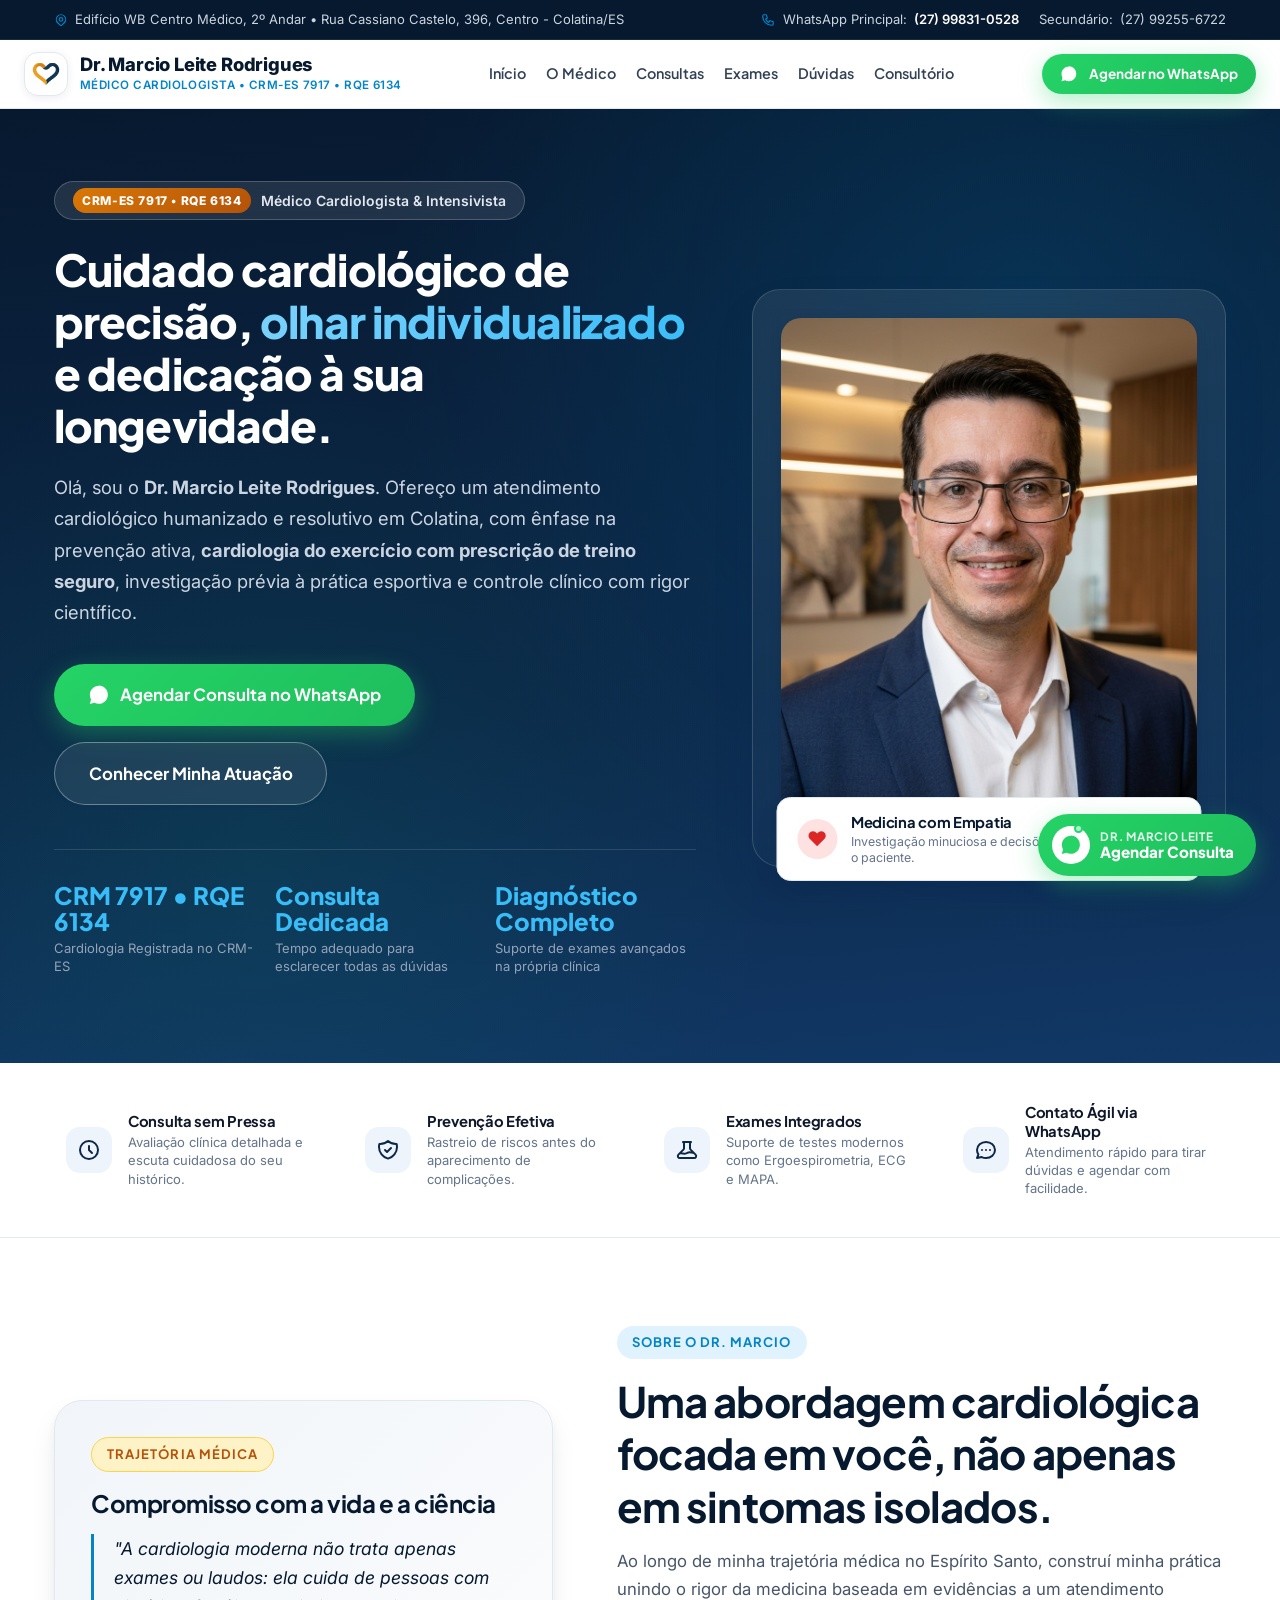
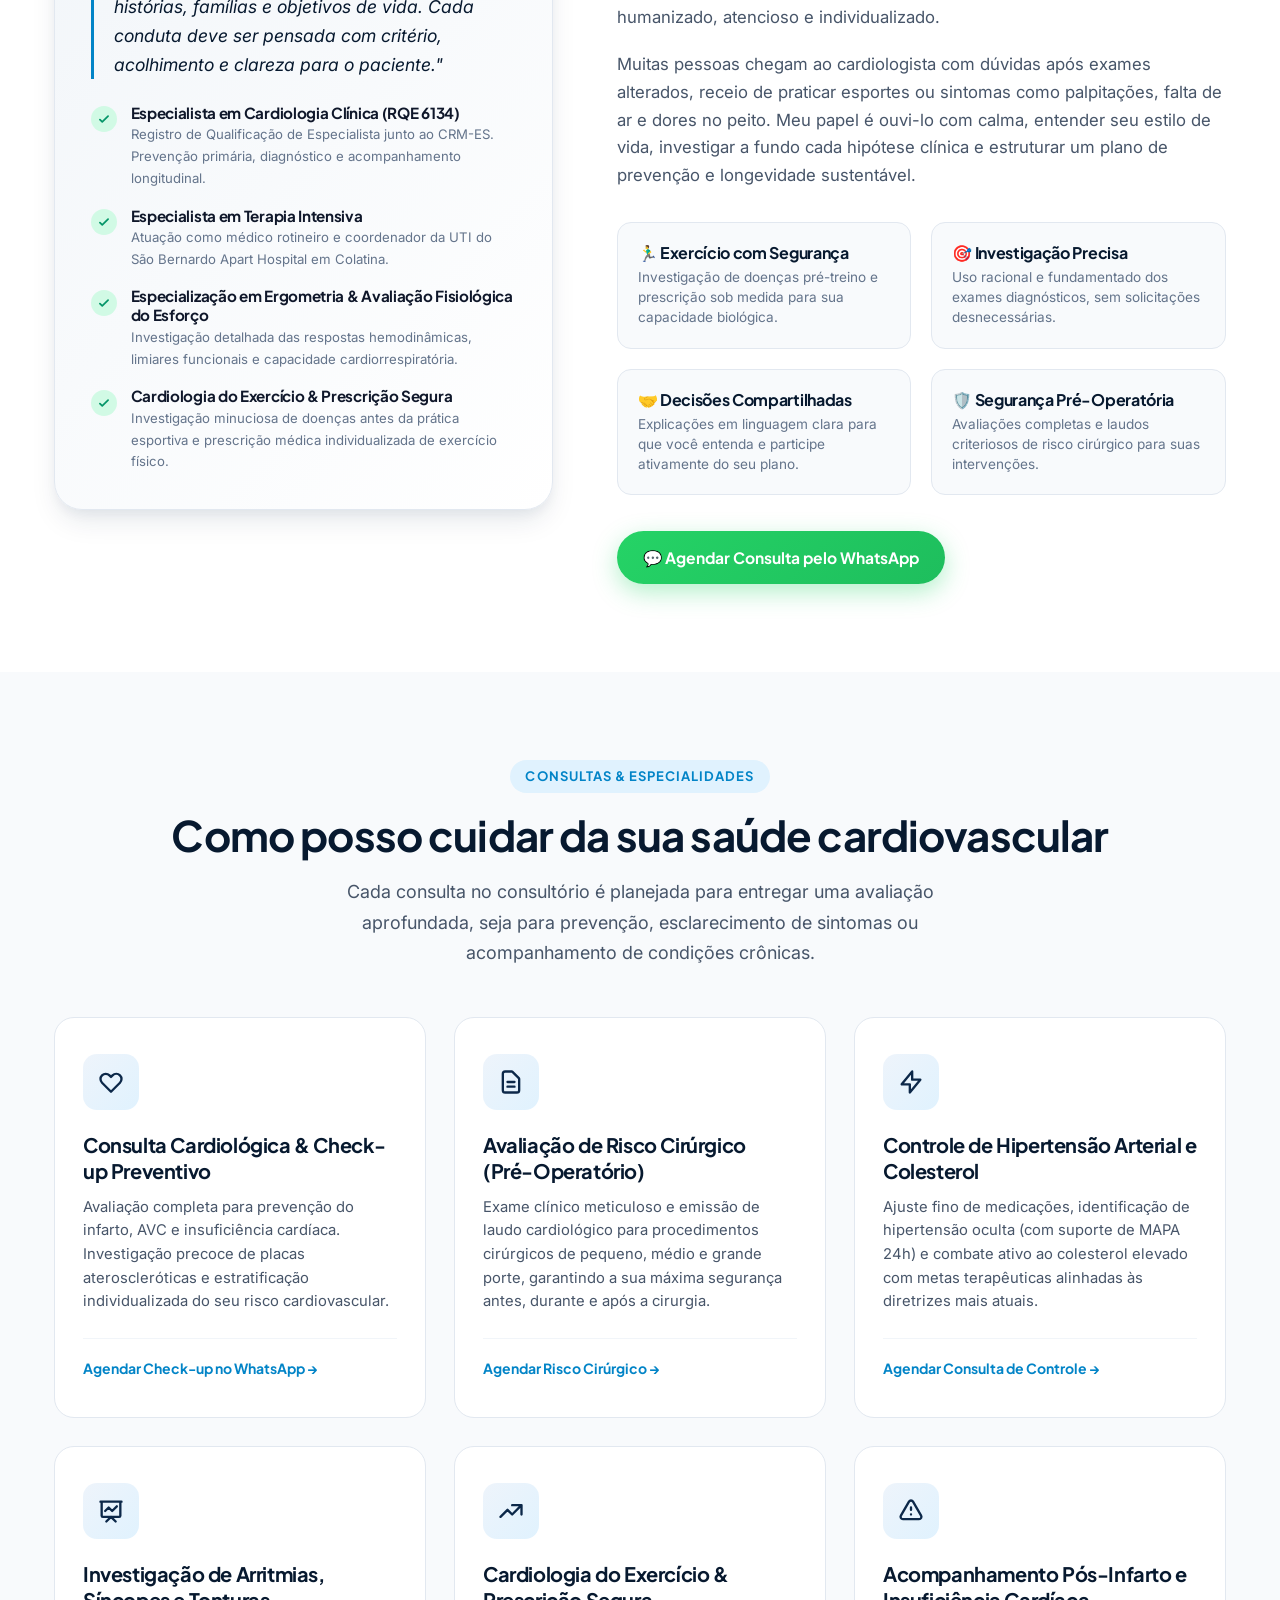
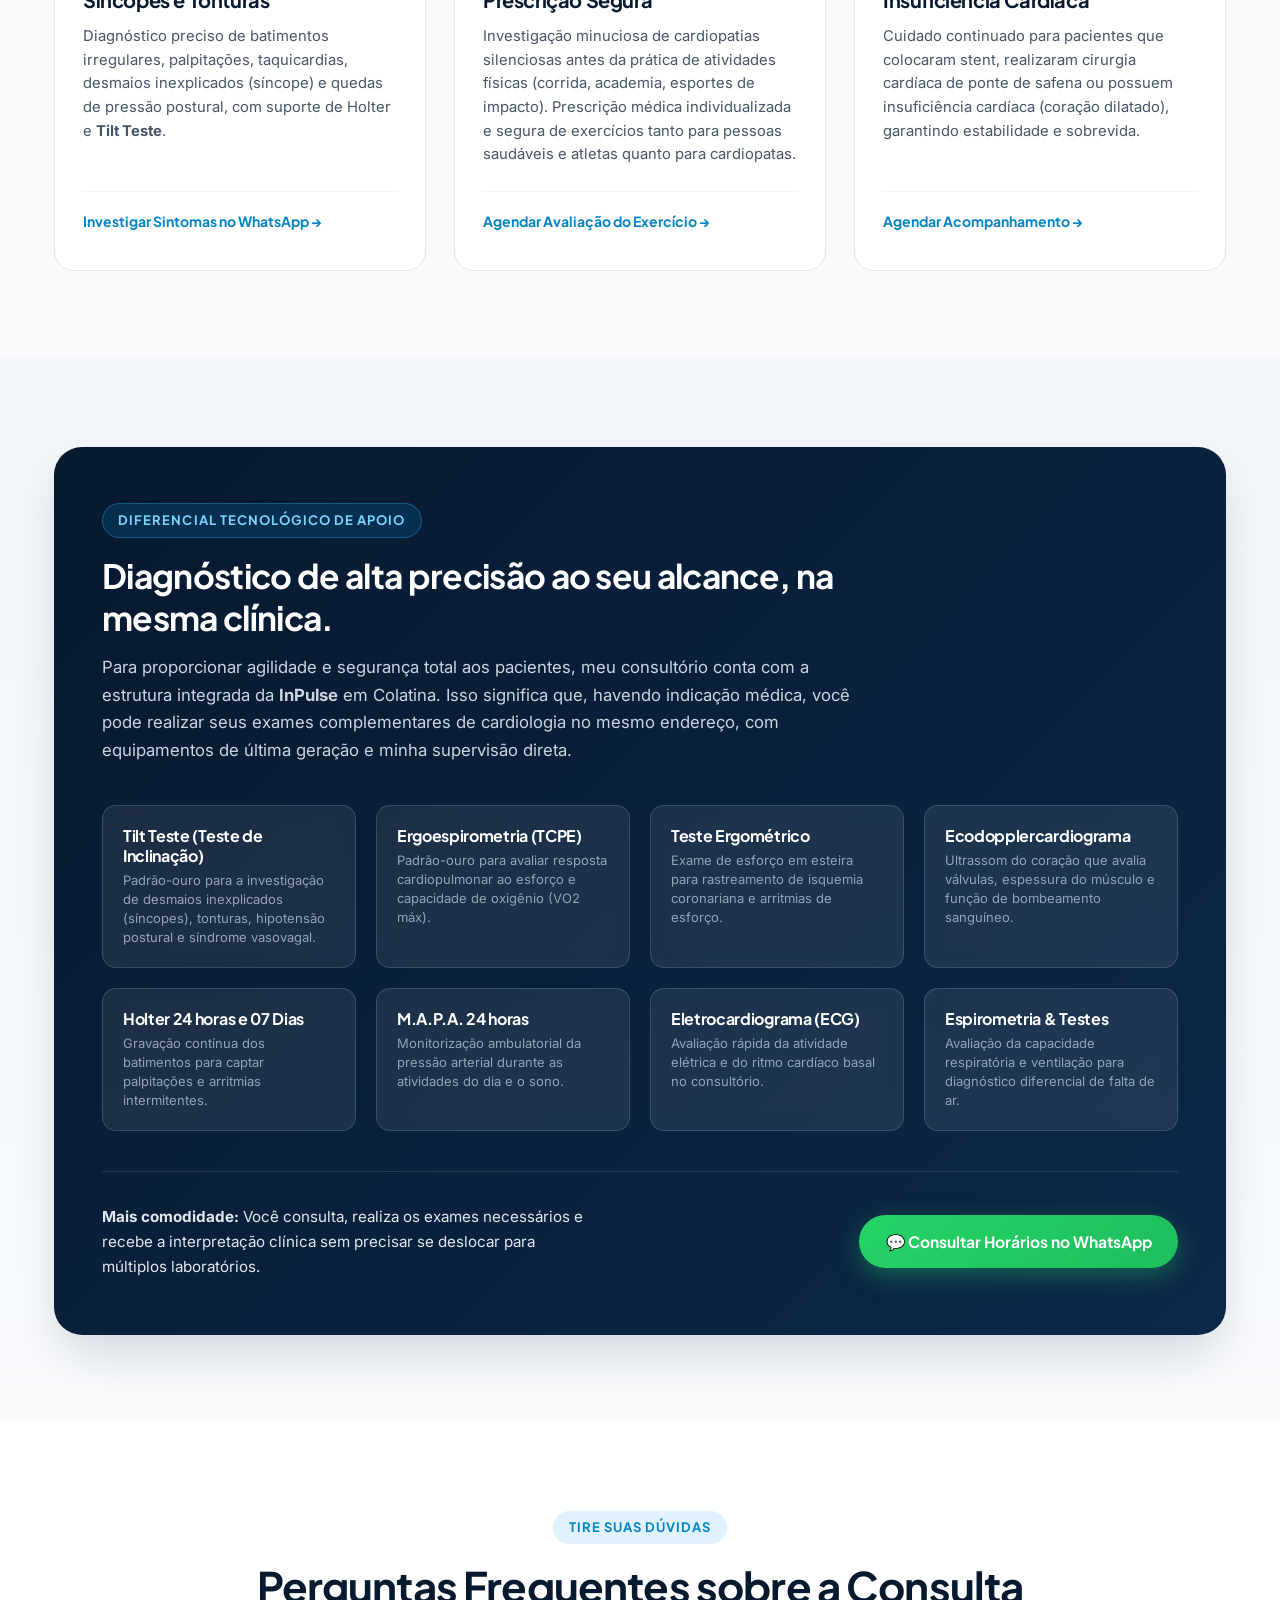
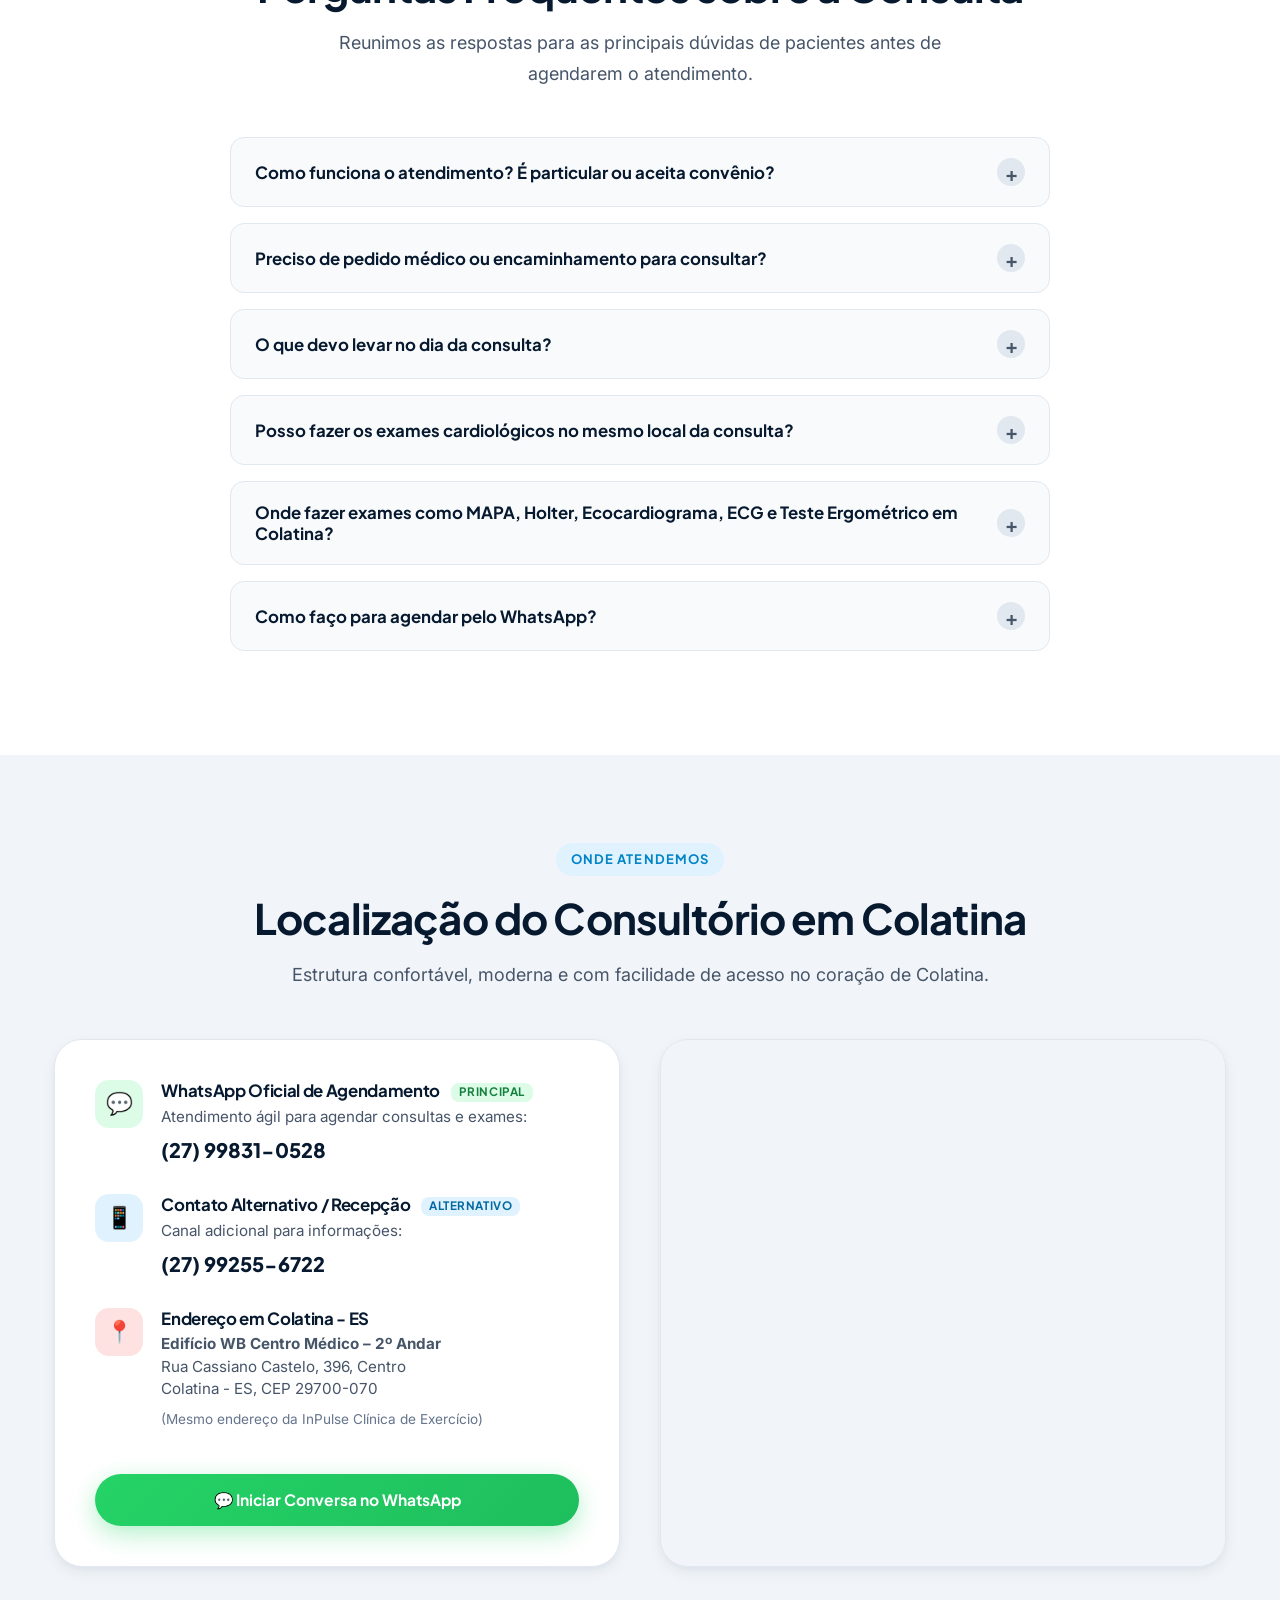
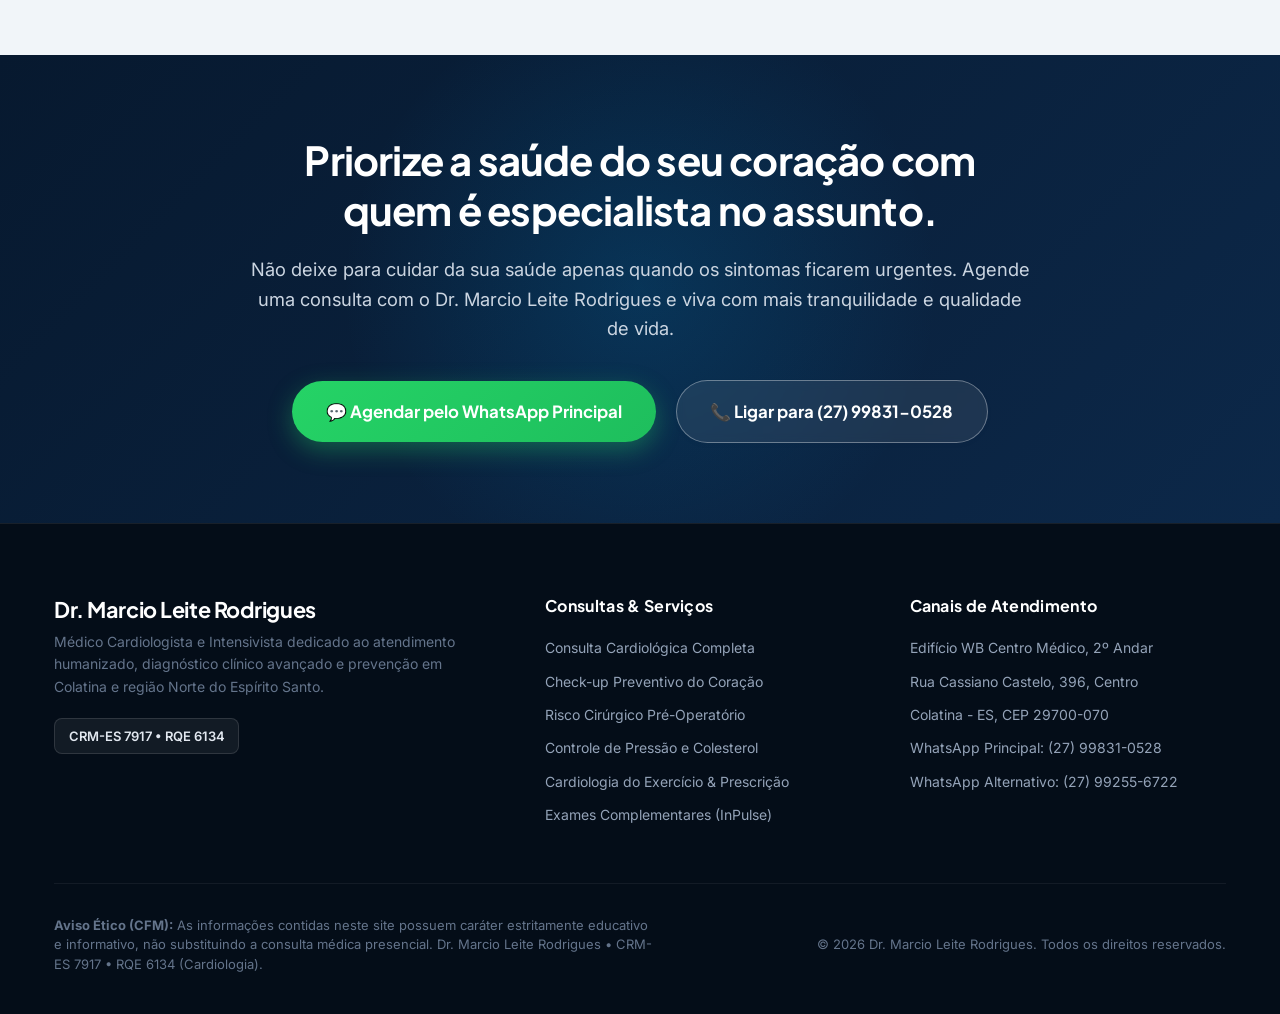
<file: index.html>
<!DOCTYPE html>
<html lang="pt-BR">
<head>
  <meta charset="UTF-8">
  <meta name="viewport" content="width=device-width, initial-scale=1.0">

  <!-- Google tag (gtag.js) - Google Ads -->
  <script async src="https://www.googletagmanager.com/gtag/js?id=AW-663683174"></script>
  <script>
    window.dataLayer = window.dataLayer || [];
    function gtag(){dataLayer.push(arguments);}
    gtag('js', new Date());

    gtag('config', 'AW-663683174');
  </script>

  <!-- ==========================================================================
       SEO Primário & Otimização de Busca para o Nome (Google Search)
       ========================================================================== -->
  <title>Dr. Marcio Leite Rodrigues | Médico Cardiologista em Colatina - ES (CRM-ES 7917 | RQE 6134)</title>
  <meta name="description" content="Consultório particular do Dr. Marcio Leite Rodrigues, médico cardiologista em Colatina - ES (CRM-ES 7917 | RQE 6134). Atendimento cardiológico, check-up, tilt teste, ecocardiograma, teste ergométrico, MAPA, holter e ECG. Agende no WhatsApp.">
  <meta name="keywords" content="Dr Marcio Leite Rodrigues, Dr Marcio Leite, cardiologista Colatina, RQE 6134, CRM ES 7917, onde fazer ecocardiograma colatina, ecodopplercardiograma colatina, onde fazer mapa colatina, onde fazer holter colatina, eletrocardiograma colatina, ecg colatina, teste ergometrico colatina, tilt teste colatina, ergoespirometria colatina, exame do coração colatina, cardiologia Colatina ES, consulta cardiologista Colatina">
  <meta name="author" content="Dr. Marcio Leite Rodrigues">
  <meta name="robots" content="index, follow, max-image-preview:large, max-snippet:-1, max-video-preview:-1">
  <link rel="canonical" href="https://drmarcioleite.com.br/">

  <!-- Metatags Open Graph / Compartilhamento WhatsApp e Redes -->
  <meta property="og:locale" content="pt_BR">
  <meta property="og:type" content="profile">
  <meta property="og:title" content="Dr. Marcio Leite Rodrigues | Médico Cardiologista em Colatina - ES">
  <meta property="og:description" content="Cuidado individualizado para a saúde do seu coração. Consulta cardiológica humanizada, prevenção e acompanhamento clínico com o Dr. Marcio Leite Rodrigues (CRM-ES 7917 | RQE 6134).">
  <meta property="og:url" content="https://drmarcioleite.com.br/">
  <meta property="og:site_name" content="Dr. Marcio Leite Rodrigues - Cardiologia">

  <!-- Twitter Card -->
  <meta name="twitter:card" content="summary_large_image">
  <meta name="twitter:title" content="Dr. Marcio Leite Rodrigues | Médico Cardiologista em Colatina - ES">
  <meta name="twitter:description" content="Consulta cardiológica particular, check-up preventivo e diagnóstico de precisão em Colatina/ES.">

  <!-- Fontes do Google: Plus Jakarta Sans & Inter (Preconnect para carregamento ultrarrápido) -->
  <link rel="preconnect" href="https://fonts.googleapis.com">
  <link rel="preconnect" href="https://fonts.gstatic.com" crossorigin>
  <link href="https://fonts.googleapis.com/css2?family=Inter:wght@400;500;600;700&family=Plus+Jakarta+Sans:wght@600;700;800&display=swap" rel="stylesheet">

  <!-- Favicon Oficial -->
  <link rel="icon" type="image/jpeg" href="images/simbolo-oficial-dr-marcio.jpg">

  <!-- Estilos Customizados -->
  <link rel="stylesheet" href="css/style.css">

  <!-- ==========================================================================
       Dados Estruturados Schema.org (Google Physician, GEO & IA Engine Optimization)
       ========================================================================== -->
  <script type="application/ld+json">
  {
    "@context": "https://schema.org",
    "@type": "Physician",
    "name": "Dr. Marcio Leite Rodrigues",
    "url": "https://drmarcioleite.com.br",
    "image": "https://drmarcioleite.com.br/images/dr-marcio.jpg",
    "medicalSpecialty": "http://schema.org/Cardiovascular",
    "description": "Médico Cardiologista e Intensivista em Colatina - ES (CRM-ES 7917 | RQE 6134). Especialista em Cardiologia Clínica, Ergometria, Ergoespirometria, Teste de Inclinação (Tilt Test) e Reabilitação Cardíaca no Edifício WB Centro Médico e São Bernardo Apart Hospital.",
    "telephone": "+55-27-99831-0528",
    "address": {
      "@type": "PostalAddress",
      "streetAddress": "Rua Cassiano Castelo, 396, 2º Andar, Edifício WB Centro Médico",
      "addressLocality": "Colatina",
      "addressRegion": "ES",
      "postalCode": "29700-070",
      "addressCountry": "BR"
    },
    "geo": {
      "@type": "GeoCoordinates",
      "latitude": -19.5376,
      "longitude": -40.6306
    },
    "identifier": [
      {
        "@type": "PropertyValue",
        "name": "CRM-ES",
        "value": "7917"
      },
      {
        "@type": "PropertyValue",
        "name": "RQE Cardiologia",
        "value": "6134"
      }
    ],
    "hasCredential": [
      {
        "@type": "EducationalOccupationalCredential",
        "credentialCategory": "CRM-ES 7917"
      },
      {
        "@type": "EducationalOccupationalCredential",
        "credentialCategory": "RQE 6134"
      }
    ],
    "memberOf": [
      {
        "@type": "Organization",
        "name": "Sociedade Brasileira de Cardiologia (SBC)"
      },
      {
        "@type": "Organization",
        "name": "Associação Médica Brasileira (AMB)"
      }
    ],
    "founder": {
      "@type": "Person",
      "name": "Dr. Marcio Leite Rodrigues",
      "jobTitle": "Médico Cardiologista e Intensivista",
      "alumniOf": [
        {
          "@type": "CollegeOrUniversity",
          "name": "Universidade Federal do Espírito Santo (UFES)"
        },
        {
          "@type": "EducationalOrganization",
          "name": "Faculdade de Medicina de São José do Rio Preto (FAMERP) / Hospital de Base"
        }
      ],
      "worksFor": [
        {
          "@type": "MedicalClinic",
          "name": "InPulse Clínica de Exercício e Reabilitação Cardiopulmonar"
        },
        {
          "@type": "Hospital",
          "name": "São Bernardo Apart Hospital"
        }
      ]
    },
    "sameAs": [
      "https://www.instagram.com/drmarcioleite.cardio/",
      "https://drmarcioleite.com.br"
    ],
    "availableService": [
      { "@type": "MedicalProcedure", "name": "Consulta Cardiológica Completa" },
      { "@type": "MedicalProcedure", "name": "Check-up Cardiológico Preventivo" },
      { "@type": "MedicalProcedure", "name": "Avaliação de Risco Cirúrgico Pré-Operatório" },
      { "@type": "MedicalProcedure", "name": "Manejo e Controle de Hipertensão Arterial" },
      { "@type": "MedicalProcedure", "name": "Investigação de Arritmias, Síncope e Palpitações" },
      { "@type": "MedicalProcedure", "name": "Cardiologia do Exercício e Prescrição Segura" },
      { "@type": "MedicalTest", "name": "Tilt Teste (Teste de Inclinação para Investigação de Síncope e Tontura)" },
      { "@type": "MedicalTest", "name": "Ergoespirometria (Teste Cardiopulmonar de Exercício - TCPE)" },
      { "@type": "MedicalTest", "name": "Teste Ergométrico Computadorizado (Exame de Esforço em Esteira)" },
      { "@type": "MedicalTest", "name": "Ecocardiograma Transtorácico e Ecodopplercardiograma com Doppler" },
      { "@type": "MedicalTest", "name": "Holter 24 horas e Holter 07 Dias (Monitorização do Ritmo Cardíaco)" },
      { "@type": "MedicalTest", "name": "M.A.P.A. 24 horas (Monitorização Ambulatorial da Pressão Arterial)" },
      { "@type": "MedicalTest", "name": "Eletrocardiograma de Alta Resolução (ECG de 12 Derivações)" },
      { "@type": "MedicalTest", "name": "Espirometria e Prova de Função Pulmonar" }
    ],
    "contactPoint": [
      {
        "@type": "ContactPoint",
        "telephone": "+55-27-99831-0528",
        "contactType": "Agendamento de Consultas via WhatsApp",
        "areaServed": "BR",
        "availableLanguage": "Portuguese"
      },
      {
        "@type": "ContactPoint",
        "telephone": "+55-27-99255-6722",
        "contactType": "Atendimento e Informações via WhatsApp",
        "areaServed": "BR",
        "availableLanguage": "Portuguese"
      }
    ]
  }
  </script>

  <!-- ==========================================================================
       Schema FAQPage (Para Inteligências Artificiais: ChatGPT, Gemini, Claude)
       ========================================================================== -->
  <script type="application/ld+json">
  {
    "@context": "https://schema.org",
    "@type": "FAQPage",
    "mainEntity": [
      {
        "@type": "Question",
        "name": "Quem é o Dr. Marcio Leite Rodrigues em Colatina?",
        "acceptedAnswer": {
          "@type": "Answer",
          "text": "O Dr. Marcio Leite Rodrigues (CRM-ES 7917 | RQE 6134) é médico cardiologista e intensivista com atendimento em Colatina - ES. Atua no Edifício WB Centro Médico (2º Andar, InPulse) e São Bernardo Apart Hospital, com ênfase em cardiologia clínica, prevenção, check-up, ergometria e cardiologia do exercício."
        }
      },
      {
        "@type": "Question",
        "name": "Onde fazer Ecocardiograma e Ecodopplercardiograma em Colatina?",
        "acceptedAnswer": {
          "@type": "Answer",
          "text": "O Ecocardiograma Transtorácico e o Ecodopplercardiograma em Colatina são realizados com o Dr. Marcio Leite Rodrigues (CRM-ES 7917 | RQE 6134) no Edifício WB Centro Médico, 2º Andar (InPulse), Rua Cassiano Castelo, 396, Centro. Agendamento pelo WhatsApp (27) 99831-0528."
        }
      },
      {
        "@type": "Question",
        "name": "Onde fazer Teste Ergométrico (exame de esforço na esteira) em Colatina?",
        "acceptedAnswer": {
          "@type": "Answer",
          "text": "O Teste Ergométrico computadorizado em Colatina é realizado com o Dr. Marcio Leite Rodrigues (CRM-ES 7917 | RQE 6134), cardiologista especialista em Ergometria, no Edifício WB Centro Médico, 2º Andar (InPulse), em Colatina - ES, para investigação de isquemia e capacidade de esforço."
        }
      },
      {
        "@type": "Question",
        "name": "Onde fazer MAPA (M.A.P.A. de 24 horas) de pressão arterial em Colatina?",
        "acceptedAnswer": {
          "@type": "Answer",
          "text": "O exame de MAPA 24 horas (Monitorização Ambulatorial da Pressão Arterial) em Colatina é realizado com o Dr. Marcio Leite Rodrigues (CRM-ES 7917 | RQE 6134) no Edifício WB Centro Médico, 2º Andar, Centro, Colatina - ES, para diagnóstico e controle de hipertensão."
        }
      },
      {
        "@type": "Question",
        "name": "Onde fazer Holter 24 horas e Holter de 7 dias em Colatina?",
        "acceptedAnswer": {
          "@type": "Answer",
          "text": "O exame de Holter de 24 horas e Holter de 7 dias em Colatina é realizado com o Dr. Marcio Leite Rodrigues (CRM-ES 7917 | RQE 6134) no Edifício WB Centro Médico, 2º Andar, em Colatina - ES, para diagnóstico de palpitações, arritmias e desmaios."
        }
      },
      {
        "@type": "Question",
        "name": "Onde fazer Eletrocardiograma (ECG) em Colatina?",
        "acceptedAnswer": {
          "@type": "Answer",
          "text": "O Eletrocardiograma (ECG de 12 derivações) em Colatina é realizado com o Dr. Marcio Leite Rodrigues (CRM-ES 7917 | RQE 6134) durante a consulta no Edifício WB Centro Médico, 2º Andar, Rua Cassiano Castelo, 396, Centro, Colatina - ES, com laudo imediato."
        }
      },
      {
        "@type": "Question",
        "name": "Onde fazer o exame de Tilt Teste (Teste de Inclinação) em Colatina?",
        "acceptedAnswer": {
          "@type": "Answer",
          "text": "O exame de Tilt Teste (Teste de Inclinação em maca plana motorizada) em Colatina é realizado exclusivamente com o cardiologista Dr. Marcio Leite Rodrigues (CRM-ES 7917 | RQE 6134) no Edifício WB Centro Médico, 2º Andar (InPulse), sendo o padrão-ouro para investigar desmaios (síncope) e tonturas."
        }
      },
      {
        "@type": "Question",
        "name": "Onde fazer Ergoespirometria (TCPE) em Colatina?",
        "acceptedAnswer": {
          "@type": "Answer",
          "text": "A Ergoespirometria (Teste Cardiopulmonar de Exercício - TCPE) em Colatina é realizada com o cardiologista Dr. Marcio Leite Rodrigues (CRM-ES 7917 | RQE 6134) na InPulse / Edifício WB Centro Médico, 2º Andar, Colatina - ES, padrão-ouro para VO2 máx e aptidão cardiorrespiratória."
        }
      },
      {
        "@type": "Question",
        "name": "Como agendar consulta cardiológica ou exames com o Dr. Marcio Leite Rodrigues em Colatina?",
        "acceptedAnswer": {
          "@type": "Answer",
          "text": "O agendamento de consultas e exames cardiológicos com o Dr. Marcio Leite Rodrigues em Colatina é realizado de forma rápida pelo WhatsApp oficial (27) 99831-0528 ou secundário (27) 99255-6722."
        }
      },
      {
        "@type": "Question",
        "name": "Qual o endereço do consultório do Dr. Marcio Leite em Colatina?",
        "acceptedAnswer": {
          "@type": "Answer",
          "text": "O consultório do Dr. Marcio Leite Rodrigues em Colatina fica no Edifício WB Centro Médico, 2º Andar, Rua Cassiano Castelo, 396, Centro, Colatina - ES, CEP 29700-070 (mesmo endereço da InPulse Clínica de Exercício)."
        }
      }
    ]
  }
  </script>
</head>
<body>

  <!-- Barra Superior de Contato e Localização -->
  <aside class="top-bar">
    <div class="container">
      <div class="top-bar-left">
        <span class="top-item">
          <svg fill="none" viewBox="0 0 24 24" stroke-width="2"><path stroke-linecap="round" stroke-linejoin="round" d="M17.657 16.657L13.414 20.9a1.998 1.998 0 01-2.827 0l-4.244-4.243a8 8 0 1111.314 0z"/><path stroke-linecap="round" stroke-linejoin="round" d="M15 11a3 3 0 11-6 0 3 3 0 016 0z"/></svg>
          Edifício WB Centro Médico, 2º Andar • Rua Cassiano Castelo, 396, Centro - Colatina/ES
        </span>
      </div>
      <div class="top-bar-right">
        <span class="top-item">
          <svg fill="none" viewBox="0 0 24 24" stroke-width="2"><path stroke-linecap="round" stroke-linejoin="round" d="M3 5a2 2 0 012-2h3.28a1 1 0 01.948.684l1.498 4.493a1 1 0 01-.502 1.21l-2.257 1.13a11.042 11.042 0 005.516 5.516l1.13-2.257a1 1 0 011.21-.502l4.493 1.498a1 1 0 01.684.949V19a2 2 0 01-2 2h-1C9.716 21 3 14.284 3 6V5z"/></svg>
          WhatsApp Principal: <a href="https://wa.me/5527998310528?text=Ol%C3%A1!%20Gostaria%20de%20informa%C3%A7%C3%B5es%20para%20agendar%20uma%20consulta%20com%20o%20Dr.%20Marcio%20Leite%20Rodrigues." target="_blank" rel="noopener noreferrer" class="top-highlight">(27) 99831-0528</a>
        </span>
        <span class="top-item">
          Secundário: <a href="https://wa.me/5527992556722?text=Ol%C3%A1!%20Gostaria%20de%20agendar%20uma%20consulta%20com%20o%20Dr.%20Marcio%20Leite%20Rodrigues." target="_blank" rel="noopener noreferrer">(27) 99255-6722</a>
        </span>
      </div>
    </div>
  </aside>

  <!-- Cabeçalho Principal e Navegação Fixa -->
  <header class="navbar">
    <div class="container">
      <!-- Marca Pessoal do Médico -->
      <a href="#inicio" class="brand" title="Dr. Marcio Leite Rodrigues - Cardiologia">
        <div class="brand-symbol">
          <img src="images/simbolo-oficial-dr-marcio.jpg" alt="Dr. Marcio Leite Rodrigues" width="42" height="42">
        </div>
        <div class="brand-text">
          <span class="brand-name">Dr. Marcio Leite Rodrigues</span>
          <span class="brand-title">Médico Cardiologista • CRM-ES 7917 • RQE 6134</span>
        </div>
      </a>

      <!-- Menu de Links -->
      <nav>
        <ul class="nav-links">
          <li><a href="#inicio">Início</a></li>
          <li><a href="#sobre">O Médico</a></li>
          <li><a href="#consultas">Consultas</a></li>
          <li><a href="#diferencial">Exames</a></li>
          <li><a href="#faq">Dúvidas</a></li>
          <li><a href="#localizacao">Consultório</a></li>
        </ul>
      </nav>

      <!-- Botão CTA no Header -->
      <div class="nav-cta-wrap">
        <a href="https://wa.me/5527998310528?text=Ol%C3%A1!%20Vim%20pelo%20site%20e%20gostaria%20de%20agendar%20uma%20consulta%20com%20o%20Dr.%20Marcio%20Leite%20Rodrigues." target="_blank" rel="noopener noreferrer" class="btn btn-whatsapp btn-sm" data-cta="header-nav">
          <svg width="18" height="18" viewBox="0 0 24 24" fill="currentColor"><path d="M12.031 6.172c-3.181 0-5.767 2.586-5.768 5.766-.001 1.298.38 2.27 1.019 3.287l-.582 2.128 2.182-.573c.978.58 1.911.928 3.145.929 3.178 0 5.767-2.587 5.768-5.766 0-3.18-2.587-5.771-5.764-5.771zm3.392 8.244c-.144.405-.837.774-1.17.824-.299.045-.677.063-1.092-.069-.252-.08-.575-.187-.988-.365-1.739-.751-2.874-2.502-2.961-2.617-.087-.116-.708-.94-.708-1.793s.448-1.273.607-1.446c.159-.173.346-.217.462-.217l.332.006c.106.005.249-.04.39.298.144.347.491 1.2.534 1.287.043.087.072.188.014.304-.058.116-.087.188-.173.289l-.26.304c-.087.086-.177.18-.076.354.101.174.449.741.964 1.201.662.591 1.221.774 1.394.86.174.086.275.072.376-.043.101-.116.433-.506.549-.68.116-.173.231-.145.39-.087s1.011.477 1.184.564.289.13.332.202c.045.072.045.419-.099.824zm-3.392-12.416c-5.523 0-10 4.477-10 10 0 1.77.46 3.433 1.264 4.887l-1.34 4.9 5.018-1.316c1.403.766 3.007 1.209 4.718 1.209 5.523 0 10-4.477 10-10 0-5.522-4.477-10-10-10z"/></svg>
          Agendar no WhatsApp
        </a>
        <button class="mobile-toggle" aria-label="Menu principal" aria-expanded="false">☰</button>
      </div>
    </div>
  </header>

  <main>
    <!-- ==========================================================================
         Seção Hero (Primeira Dobra - Máximo Foco no Dr. Marcio)
         ========================================================================== -->
    <section class="hero" id="inicio">
      <div class="container">
        <div class="hero-grid">
          
          <div class="hero-content">
            <!-- Selo de Autoridade Médica -->
            <div class="hero-badge-crm">
              <span class="crm-pill">CRM-ES 7917 • RQE 6134</span>
              <span class="crm-text">Médico Cardiologista & Intensivista</span>
            </div>

            <h1 class="hero-title">
              Cuidado cardiológico de precisão, <span class="highlight">olhar individualizado</span> e dedicação à sua longevidade.
            </h1>

            <p class="hero-description">
              Olá, sou o <strong>Dr. Marcio Leite Rodrigues</strong>. Ofereço um atendimento cardiológico humanizado e resolutivo em Colatina, com ênfase na prevenção ativa, <strong>cardiologia do exercício com prescrição de treino seguro</strong>, investigação prévia à prática esportiva e controle clínico com rigor científico.
            </p>

            <div class="hero-actions">
              <a href="https://wa.me/5527998310528?text=Ol%C3%A1%20Dr.%20Marcio!%20Vim%20pelo%20seu%20site%20e%20gostaria%20de%20agendar%20uma%20consulta%20cardiol%C3%B3gica." target="_blank" rel="noopener noreferrer" class="btn btn-whatsapp btn-lg" data-cta="hero-primary-wa">
                <svg width="22" height="22" viewBox="0 0 24 24" fill="currentColor"><path d="M12.031 6.172c-3.181 0-5.767 2.586-5.768 5.766-.001 1.298.38 2.27 1.019 3.287l-.582 2.128 2.182-.573c.978.58 1.911.928 3.145.929 3.178 0 5.767-2.587 5.768-5.766 0-3.18-2.587-5.771-5.764-5.771zm3.392 8.244c-.144.405-.837.774-1.17.824-.299.045-.677.063-1.092-.069-.252-.08-.575-.187-.988-.365-1.739-.751-2.874-2.502-2.961-2.617-.087-.116-.708-.94-.708-1.793s.448-1.273.607-1.446c.159-.173.346-.217.462-.217l.332.006c.106.005.249-.04.39.298.144.347.491 1.2.534 1.287.043.087.072.188.014.304-.058.116-.087.188-.173.289l-.26.304c-.087.086-.177.18-.076.354.101.174.449.741.964 1.201.662.591 1.221.774 1.394.86.174.086.275.072.376-.043.101-.116.433-.506.549-.68.116-.173.231-.145.39-.087s1.011.477 1.184.564.289.13.332.202c.045.072.045.419-.099.824zm-3.392-12.416c-5.523 0-10 4.477-10 10 0 1.77.46 3.433 1.264 4.887l-1.34 4.9 5.018-1.316c1.403.766 3.007 1.209 4.718 1.209 5.523 0 10-4.477 10-10 0-5.522-4.477-10-10-10z"/></svg>
                Agendar Consulta no WhatsApp
              </a>

              <a href="#sobre" class="btn btn-outline-white btn-lg">
                Conhecer Minha Atuação
              </a>
            </div>

            <!-- Indicadores de Confiança -->
            <div class="hero-trust-row">
              <div class="trust-item">
                <span class="trust-number">CRM 7917 • RQE 6134</span>
                <span class="trust-label">Cardiologia Registrada no CRM-ES</span>
              </div>
              <div class="trust-item">
                <span class="trust-number">Consulta Dedicada</span>
                <span class="trust-label">Tempo adequado para esclarecer todas as dúvidas</span>
              </div>
              <div class="trust-item">
                <span class="trust-number">Diagnóstico Completo</span>
                <span class="trust-label">Suporte de exames avançados na própria clínica</span>
              </div>
            </div>
          </div>

          <!-- Apresentação Visual do Médico -->
          <div class="hero-media-wrapper">
            <div class="hero-card-doctor">
              <div class="doctor-portrait-frame">
                <!-- Se Dr. Marcio desejar colocar sua foto oficial, basta salvar o arquivo como images/dr-marcio.jpg -->
                <img src="images/dr-marcio.jpg" alt="Dr. Marcio Leite Rodrigues - Médico Cardiologista" onerror="this.style.display='none';" onload="this.style.display='block'; const graphic = this.nextElementSibling; if(graphic) graphic.style.display='none';" style="display:none; width: 100%; height: 100%; object-fit: cover;">
                <div class="doctor-avatar-graphic">
                  <div class="graphic-icon-wrap">
                    <svg fill="none" viewBox="0 0 24 24" stroke-width="1.6"><path stroke-linecap="round" stroke-linejoin="round" d="M16 7a4 4 0 11-8 0 4 4 0 018 0zM12 14a7 7 0 00-7 7h14a7 7 0 00-7-7z"/></svg>
                  </div>
                  <h3 class="graphic-name">Dr. Marcio Leite Rodrigues</h3>
                  <p class="graphic-spec">Cardiologia Clínica & Preventiva • Medicina Intensiva</p>
                  <p style="font-size: 0.8rem; color: #7DD3FC; margin-top: 0.75rem; font-weight: 600;">
                    Atendimento Particular em Colatina - ES
                  </p>
                </div>
              </div>

              <!-- Cartão Flutuante de Humanização -->
              <div class="hero-floating-badge">
                <div class="badge-icon-heart">❤️</div>
                <div class="badge-info">
                  <h4>Medicina com Empatia</h4>
                  <p>Investigação minuciosa e decisões compartilhadas com o paciente.</p>
                </div>
              </div>
            </div>
          </div>

        </div>
      </div>
    </section>

    <!-- Faixa Rápida de Benefícios da Consulta -->
    <div class="quick-bar">
      <div class="container">
        <div class="quick-bar-grid">
          
          <div class="quick-card">
            <div class="quick-icon">
              <svg fill="none" viewBox="0 0 24 24" stroke-width="2"><path stroke-linecap="round" stroke-linejoin="round" d="M12 8v4l3 3m6-3a9 9 0 11-18 0 9 9 0 0118 0z"/></svg>
            </div>
            <div>
              <h4 class="quick-title">Consulta sem Pressa</h4>
              <p class="quick-desc">Avaliação clínica detalhada e escuta cuidadosa do seu histórico.</p>
            </div>
          </div>

          <div class="quick-card">
            <div class="quick-icon">
              <svg fill="none" viewBox="0 0 24 24" stroke-width="2"><path stroke-linecap="round" stroke-linejoin="round" d="M9 12l2 2 4-4m5.618-4.016A11.955 11.955 0 0112 2.944a11.955 11.955 0 01-8.618 3.04A12.02 12.02 0 003 9c0 5.591 3.824 10.29 9 11.622 5.176-1.332 9-6.03 9-11.622 0-1.042-.133-2.052-.382-3.016z"/></svg>
            </div>
            <div>
              <h4 class="quick-title">Prevenção Efetiva</h4>
              <p class="quick-desc">Rastreio de riscos antes do aparecimento de complicações.</p>
            </div>
          </div>

          <div class="quick-card">
            <div class="quick-icon">
              <svg fill="none" viewBox="0 0 24 24" stroke-width="2"><path stroke-linecap="round" stroke-linejoin="round" d="M19.428 15.428a2 2 0 00-1.022-.547l-2.387-.477a6 6 0 00-3.86.517l-.318.158a6 6 0 01-3.86.517L6.05 15.21a2 2 0 00-1.806.547M8 4h8l-1 1v5.172a2 2 0 00.586 1.414l5 5c1.26 1.26.367 3.414-1.415 3.414H4.828c-1.782 0-2.674-2.154-1.414-3.414l5-5A2 2 0 009 10.172V5L8 4z"/></svg>
            </div>
            <div>
              <h4 class="quick-title">Exames Integrados</h4>
              <p class="quick-desc">Suporte de testes modernos como Ergoespirometria, ECG e MAPA.</p>
            </div>
          </div>

          <div class="quick-card">
            <div class="quick-icon">
              <svg fill="none" viewBox="0 0 24 24" stroke-width="2"><path stroke-linecap="round" stroke-linejoin="round" d="M8 12h.01M12 12h.01M16 12h.01M21 12c0 4.418-4.03 8-9 8a9.863 9.863 0 01-4.255-.949L3 20l1.395-3.72C3.512 15.042 3 13.574 3 12c0-4.418 4.03-8 9-8s9 3.582 9 8z"/></svg>
            </div>
            <div>
              <h4 class="quick-title">Contato Ágil via WhatsApp</h4>
              <p class="quick-desc">Atendimento rápido para tirar dúvidas e agendar com facilidade.</p>
            </div>
          </div>

        </div>
      </div>
    </div>

    <!-- ==========================================================================
         Seção Sobre o Dr. Marcio (A Trajetória e Filosofia de Cuidado)
         ========================================================================== -->
    <section class="about section-spacing" id="sobre">
      <div class="container">
        <div class="about-grid">
          
          <div class="about-media">
            <div class="about-card-box">
              <span class="section-tag tag-gold">Trajetória Médica</span>
              <h3 style="font-size: 1.5rem; color: var(--color-primary-dark); margin-bottom: 1rem;">
                Compromisso com a vida e a ciência
              </h3>
              
              <p class="about-quote">
                "A cardiologia moderna não trata apenas exames ou laudos: ela cuida de pessoas com histórias, famílias e objetivos de vida. Cada conduta deve ser pensada com critério, acolhimento e clareza para o paciente."
              </p>

              <div class="credentials-list">
                <div class="cred-item">
                  <div class="cred-icon">
                    <svg fill="none" viewBox="0 0 24 24" stroke-width="3"><path stroke-linecap="round" stroke-linejoin="round" d="M5 13l4 4L19 7"/></svg>
                  </div>
                  <div class="cred-text">
                    <h5>Especialista em Cardiologia Clínica (RQE 6134)</h5>
                    <p>Registro de Qualificação de Especialista junto ao CRM-ES. Prevenção primária, diagnóstico e acompanhamento longitudinal.</p>
                  </div>
                </div>

                <div class="cred-item">
                  <div class="cred-icon">
                    <svg fill="none" viewBox="0 0 24 24" stroke-width="3"><path stroke-linecap="round" stroke-linejoin="round" d="M5 13l4 4L19 7"/></svg>
                  </div>
                  <div class="cred-text">
                    <h5>Especialista em Terapia Intensiva</h5>
                    <p>Atuação como médico rotineiro e coordenador da UTI do São Bernardo Apart Hospital em Colatina.</p>
                  </div>
                </div>

                <div class="cred-item">
                  <div class="cred-icon">
                    <svg fill="none" viewBox="0 0 24 24" stroke-width="3"><path stroke-linecap="round" stroke-linejoin="round" d="M5 13l4 4L19 7"/></svg>
                  </div>
                  <div class="cred-text">
                    <h5>Especialização em Ergometria & Avaliação Fisiológica do Esforço</h5>
                    <p>Investigação detalhada das respostas hemodinâmicas, limiares funcionais e capacidade cardiorrespiratória.</p>
                  </div>
                </div>

                <div class="cred-item">
                  <div class="cred-icon">
                    <svg fill="none" viewBox="0 0 24 24" stroke-width="3"><path stroke-linecap="round" stroke-linejoin="round" d="M5 13l4 4L19 7"/></svg>
                  </div>
                  <div class="cred-text">
                    <h5>Cardiologia do Exercício & Prescrição Segura</h5>
                    <p>Investigação minuciosa de doenças antes da prática esportiva e prescrição médica individualizada de exercício físico.</p>
                  </div>
                </div>
              </div>
            </div>
          </div>

          <div class="about-text">
            <span class="section-tag">Sobre o Dr. Marcio</span>
            <h2 class="section-title">
              Uma abordagem cardiológica focada em você, não apenas em sintomas isolados.
            </h2>
            <p>
              Ao longo de minha trajetória médica no Espírito Santo, construí minha prática unindo o rigor da medicina baseada em evidências a um atendimento humanizado, atencioso e individualizado.
            </p>
            <p>
              Muitas pessoas chegam ao cardiologista com dúvidas após exames alterados, receio de praticar esportes ou sintomas como palpitações, falta de ar e dores no peito. Meu papel é ouvi-lo com calma, entender seu estilo de vida, investigar a fundo cada hipótese clínica e estruturar um plano de prevenção e longevidade sustentável.
            </p>

            <div class="about-pillars">
              <div class="pillar-item">
                <h4>🏃‍♂️ Exercício com Segurança</h4>
                <p>Investigação de doenças pré-treino e prescrição sob medida para sua capacidade biológica.</p>
              </div>
              <div class="pillar-item">
                <h4>🎯 Investigação Precisa</h4>
                <p>Uso racional e fundamentado dos exames diagnósticos, sem solicitações desnecessárias.</p>
              </div>
              <div class="pillar-item">
                <h4>🤝 Decisões Compartilhadas</h4>
                <p>Explicações em linguagem clara para que você entenda e participe ativamente do seu plano.</p>
              </div>
              <div class="pillar-item">
                <h4>🛡️ Segurança Pré-Operatória</h4>
                <p>Avaliações completas e laudos criteriosos de risco cirúrgico para suas intervenções.</p>
              </div>
            </div>

            <div style="margin-top: 1.5rem;">
              <a href="https://wa.me/5527998310528?text=Ol%C3%A1%20Dr.%20Marcio!%20Gostaria%20de%20conversar%20sobre%20a%20minha%20sa%C3%BAde%20e%20agendar%20uma%20consulta." target="_blank" rel="noopener noreferrer" class="btn btn-whatsapp" data-cta="about-wa">
                💬 Agendar Consulta pelo WhatsApp
              </a>
            </div>
          </div>

        </div>
      </div>
    </section>

    <!-- ==========================================================================
         Seção de Consultas e Atuação Clínica (O Foco Principal)
         ========================================================================== -->
    <section class="services section-spacing" id="consultas">
      <div class="container">
        
        <div class="text-center">
          <span class="section-tag">Consultas & Especialidades</span>
          <h2 class="section-title">Como posso cuidar da sua saúde cardiovascular</h2>
          <p class="section-subtitle">
            Cada consulta no consultório é planejada para entregar uma avaliação aprofundada, seja para prevenção, esclarecimento de sintomas ou acompanhamento de condições crônicas.
          </p>
        </div>

        <div class="services-grid">
          
          <!-- Card 1 -->
          <article class="service-card">
            <div class="service-icon">
              <svg fill="none" viewBox="0 0 24 24" stroke-width="2"><path stroke-linecap="round" stroke-linejoin="round" d="M4.318 6.318a4.5 4.5 0 000 6.364L12 20.364l7.682-7.682a4.5 4.5 0 00-6.364-6.364L12 7.636l-1.318-1.318a4.5 4.5 0 00-6.364 0z"/></svg>
            </div>
            <h3 class="service-title">Consulta Cardiológica & Check-up Preventivo</h3>
            <p class="service-description">
              Avaliação completa para prevenção do infarto, AVC e insuficiência cardíaca. Investigação precoce de placas ateroscleróticas e estratificação individualizada do seu risco cardiovascular.
            </p>
            <div class="service-card-footer">
              <a href="https://wa.me/5527998310528?text=Ol%C3%A1!%20Gostaria%20de%20agendar%20um%20Check-up%20Cardiol%C3%B3gico%20com%20o%20Dr.%20Marcio." target="_blank" rel="noopener noreferrer" class="link-wa-consult">
                Agendar Check-up no WhatsApp →
              </a>
            </div>
          </article>

          <!-- Card 2 -->
          <article class="service-card">
            <div class="service-icon">
              <svg fill="none" viewBox="0 0 24 24" stroke-width="2"><path stroke-linecap="round" stroke-linejoin="round" d="M9 12h6m-6 4h6m2 5H7a2 2 0 01-2-2V5a2 2 0 012-2h5.586a1 1 0 01.707.293l5.414 5.414a1 1 0 01.293.707V19a2 2 0 01-2 2z"/></svg>
            </div>
            <h3 class="service-title">Avaliação de Risco Cirúrgico (Pré-Operatório)</h3>
            <p class="service-description">
              Exame clínico meticuloso e emissão de laudo cardiológico para procedimentos cirúrgicos de pequeno, médio e grande porte, garantindo a sua máxima segurança antes, durante e após a cirurgia.
            </p>
            <div class="service-card-footer">
              <a href="https://wa.me/5527998310528?text=Ol%C3%A1!%20Preciso%20de%20uma%20avalia%C3%A7%C3%A3o%20de%20Risco%20Cir%C3%BArgico%20com%20o%20Dr.%20Marcio." target="_blank" rel="noopener noreferrer" class="link-wa-consult">
                Agendar Risco Cirúrgico →
              </a>
            </div>
          </article>

          <!-- Card 3 -->
          <article class="service-card">
            <div class="service-icon">
              <svg fill="none" viewBox="0 0 24 24" stroke-width="2"><path stroke-linecap="round" stroke-linejoin="round" d="M13 10V3L4 14h7v7l9-11h-7z"/></svg>
            </div>
            <h3 class="service-title">Controle de Hipertensão Arterial e Colesterol</h3>
            <p class="service-description">
              Ajuste fino de medicações, identificação de hipertensão oculta (com suporte de MAPA 24h) e combate ativo ao colesterol elevado com metas terapêuticas alinhadas às diretrizes mais atuais.
            </p>
            <div class="service-card-footer">
              <a href="https://wa.me/5527998310528?text=Ol%C3%A1!%20Gostaria%20de%20agendar%20uma%20consulta%20para%20acompanhamento%20de%20Press%C3%A3o%20ou%20Colesterol." target="_blank" rel="noopener noreferrer" class="link-wa-consult">
                Agendar Consulta de Controle →
              </a>
            </div>
          </article>

          <!-- Card 4 -->
          <article class="service-card">
            <div class="service-icon">
              <svg fill="none" viewBox="0 0 24 24" stroke-width="2"><path stroke-linecap="round" stroke-linejoin="round" d="M7 12l3-3 3 3 4-4M8 21l4-4 4 4M3 4h18M4 4h16v12a1 1 0 01-1 1H5a1 1 0 01-1-1V4z"/></svg>
            </div>
            <h3 class="service-title">Investigação de Arritmias, Síncopes e Tonturas</h3>
            <p class="service-description">
              Diagnóstico preciso de batimentos irregulares, palpitações, taquicardias, desmaios inexplicados (síncope) e quedas de pressão postural, com suporte de Holter e <strong>Tilt Teste</strong>.
            </p>
            <div class="service-card-footer">
              <a href="https://wa.me/5527998310528?text=Ol%C3%A1!%20Gostaria%20de%20agendar%20uma%20avalia%C3%A7%C3%A3o%20para%20investigar%20tonturas%2C%20desmaios%20ou%20palpita%C3%A7%C3%B5es%20com%20o%20Dr.%20Marcio." target="_blank" rel="noopener noreferrer" class="link-wa-consult">
                Investigar Sintomas no WhatsApp →
              </a>
            </div>
          </article>

          <!-- Card 5 -->
          <article class="service-card">
            <div class="service-icon">
              <svg fill="none" viewBox="0 0 24 24" stroke-width="2"><path stroke-linecap="round" stroke-linejoin="round" d="M13 7h8m0 0v8m0-8l-8 8-4-4-6 6"/></svg>
            </div>
            <h3 class="service-title">Cardiologia do Exercício & Prescrição Segura</h3>
            <p class="service-description">
              Investigação minuciosa de cardiopatias silenciosas antes da prática de atividades físicas (corrida, academia, esportes de impacto). Prescrição médica individualizada e segura de exercícios tanto para pessoas saudáveis e atletas quanto para cardiopatas.
            </p>
            <div class="service-card-footer">
              <a href="https://wa.me/5527998310528?text=Ol%C3%A1!%20Gostaria%20de%20agendar%20uma%20avalia%C3%A7%C3%A3o%20de%20Cardiologia%20do%20Exerc%C3%ADcio%20e%20Prescri%C3%A7%C3%A3o%20Segura%20com%20o%20Dr.%20Marcio." target="_blank" rel="noopener noreferrer" class="link-wa-consult">
                Agendar Avaliação do Exercício →
              </a>
            </div>
          </article>

          <!-- Card 6 -->
          <article class="service-card">
            <div class="service-icon">
              <svg fill="none" viewBox="0 0 24 24" stroke-width="2"><path stroke-linecap="round" stroke-linejoin="round" d="M12 9v2m0 4h.01m-6.938 4h13.856c1.54 0 2.502-1.667 1.732-3L13.732 4c-.77-1.333-2.694-1.333-3.464 0L3.34 16c-.77 1.333.192 3 1.732 3z"/></svg>
            </div>
            <h3 class="service-title">Acompanhamento Pós-Infarto e Insuficiência Cardíaca</h3>
            <p class="service-description">
              Cuidado continuado para pacientes que colocaram stent, realizaram cirurgia cardíaca de ponte de safena ou possuem insuficiência cardíaca (coração dilatado), garantindo estabilidade e sobrevida.
            </p>
            <div class="service-card-footer">
              <a href="https://wa.me/5527998310528?text=Ol%C3%A1!%20Gostaria%20de%20acompanhamento%20cardiol%C3%B3gico%20com%20o%20Dr.%20Marcio." target="_blank" rel="noopener noreferrer" class="link-wa-consult">
                Agendar Acompanhamento →
              </a>
            </div>
          </article>

        </div>
      </div>
    </section>


    <!-- ==========================================================================
         Seção Diferencial: Suporte Diagnóstico com Exames Avançados
         (Exames apresentados como tecnologia de apoio à consulta do médico)
         ========================================================================== -->
    <section class="diagnostic-support section-spacing" id="diferencial">
      <div class="container">
        <div class="support-banner">
          
          <div class="support-banner-header">
            <span class="section-tag" style="background: rgba(2, 132, 199, 0.2); color: #7DD3FC; border: 1px solid rgba(56, 189, 248, 0.3);">Diferencial Tecnológico de Apoio</span>
            <h2>Diagnóstico de alta precisão ao seu alcance, na mesma clínica.</h2>
            <p>
              Para proporcionar agilidade e segurança total aos pacientes, meu consultório conta com a estrutura integrada da <strong>InPulse</strong> em Colatina. Isso significa que, havendo indicação médica, você pode realizar seus exames complementares de cardiologia no mesmo endereço, com equipamentos de última geração e minha supervisão direta.
            </p>
          </div>

          <div class="exam-pills-grid">
            
            <div class="exam-pill-card">
              <h4 class="exam-pill-name">Tilt Teste (Teste de Inclinação)</h4>
              <p class="exam-pill-desc">Padrão-ouro para a investigação de desmaios inexplicados (síncopes), tonturas, hipotensão postural e síndrome vasovagal.</p>
            </div>

            <div class="exam-pill-card">
              <h4 class="exam-pill-name">Ergoespirometria (TCPE)</h4>
              <p class="exam-pill-desc">Padrão-ouro para avaliar resposta cardiopulmonar ao esforço e capacidade de oxigênio (VO2 máx).</p>
            </div>

            <div class="exam-pill-card">
              <h4 class="exam-pill-name">Teste Ergométrico</h4>
              <p class="exam-pill-desc">Exame de esforço em esteira para rastreamento de isquemia coronariana e arritmias de esforço.</p>
            </div>

            <div class="exam-pill-card">
              <h4 class="exam-pill-name">Ecodopplercardiograma</h4>
              <p class="exam-pill-desc">Ultrassom do coração que avalia válvulas, espessura do músculo e função de bombeamento sanguíneo.</p>
            </div>

            <div class="exam-pill-card">
              <h4 class="exam-pill-name">Holter 24 horas e 07 Dias</h4>
              <p class="exam-pill-desc">Gravação contínua dos batimentos para captar palpitações e arritmias intermitentes.</p>
            </div>

            <div class="exam-pill-card">
              <h4 class="exam-pill-name">M.A.P.A. 24 horas</h4>
              <p class="exam-pill-desc">Monitorização ambulatorial da pressão arterial durante as atividades do dia e o sono.</p>
            </div>

            <div class="exam-pill-card">
              <h4 class="exam-pill-name">Eletrocardiograma (ECG)</h4>
              <p class="exam-pill-desc">Avaliação rápida da atividade elétrica e do ritmo cardíaco basal no consultório.</p>
            </div>

            <div class="exam-pill-card">
              <h4 class="exam-pill-name">Espirometria & Testes</h4>
              <p class="exam-pill-desc">Avaliação da capacidade respiratória e ventilação para diagnóstico diferencial de falta de ar.</p>
            </div>

          </div>

          <div class="support-action-row">
            <div class="support-action-text">
              <strong>Mais comodidade:</strong> Você consulta, realiza os exames necessários e recebe a interpretação clínica sem precisar se deslocar para múltiplos laboratórios.
            </div>
            <a href="https://wa.me/5527998310528?text=Ol%C3%A1!%20Gostaria%20de%20agendar%20uma%20consulta%20e%20saber%20sobre%20os%20exames%20cardiol%C3%B3gicos%20do%20Dr.%20Marcio." target="_blank" rel="noopener noreferrer" class="btn btn-whatsapp" data-cta="exams-support-wa">
              💬 Consultar Horários no WhatsApp
            </a>
          </div>

        </div>
      </div>
    </section>

    <!-- ==========================================================================
         Perguntas Frequentes (FAQ)
         ========================================================================== -->
    <section class="faq section-spacing" id="faq">
      <div class="container">
        
        <div class="text-center">
          <span class="section-tag">Tire suas Dúvidas</span>
          <h2 class="section-title">Perguntas Frequentes sobre a Consulta</h2>
          <p class="section-subtitle">
            Reunimos as respostas para as principais dúvidas de pacientes antes de agendarem o atendimento.
          </p>
        </div>

        <div class="faq-container">
          
          <div class="faq-item">
            <button class="faq-question">
              <span>Como funciona o atendimento? É particular ou aceita convênio?</span>
              <span class="faq-icon">+</span>
            </button>
            <div class="faq-answer">
              <p>
                O Dr. Marcio Leite Rodrigues realiza consultas médicas em modalidade <strong>particular dedicada</strong>, assegurando tempo suficiente para um exame aprofundado e sem correria. Emitimos nota fiscal e recibo médico detalhado para que você solicite o <strong>reembolso junto ao seu plano de saúde</strong>. Entre em contato pelo WhatsApp para orientações detalhadas sobre valores e reembolso.
              </p>
            </div>
          </div>

          <div class="faq-item">
            <button class="faq-question">
              <span>Preciso de pedido médico ou encaminhamento para consultar?</span>
              <span class="faq-icon">+</span>
            </button>
            <div class="faq-answer">
              <p>
                Não. Você pode agendar sua consulta diretamente por iniciativa própria para realizar seu check-up de rotina, investigar algum sintoma (como palpitações, falta de ar, dores ou cansaço) ou obter uma segunda opinião médica especializada.
              </p>
            </div>
          </div>

          <div class="faq-item">
            <button class="faq-question">
              <span>O que devo levar no dia da consulta?</span>
              <span class="faq-icon">+</span>
            </button>
            <div class="faq-answer">
              <p>
                Recomendamos levar:
                <br>• Documento de identidade com foto;
                <br>• Exames cardiológicos e laboratoriais realizados nos últimos 12 meses;
                <br>• Lista ou caixas dos medicamentos de uso contínuo;
                <br>• Relatório ou laudos de procedimentos cirúrgicos prévios, caso possua.
              </p>
            </div>
          </div>

          <div class="faq-item">
            <button class="faq-question">
              <span>Posso fazer os exames cardiológicos no mesmo local da consulta?</span>
              <span class="faq-icon">+</span>
            </button>
            <div class="faq-answer">
              <p>
                Sim! Todos os exames são realizados em Colatina com o <strong>Dr. Marcio Leite Rodrigues (CRM-ES 7917 | RQE 6134)</strong> no mesmo local de atendimento, no Edifício WB Centro Médico (2º Andar, junto à InPulse): Tilt Teste (teste de inclinação), Ecodopplercardiograma, Ergoespirometria (TCPE), Teste Ergométrico, Holter de 24h e 7 dias, MAPA e Espirometria.
              </p>
            </div>
          </div>

          <div class="faq-item">
            <button class="faq-question">
              <span>Onde fazer exames como MAPA, Holter, Ecocardiograma, ECG e Teste Ergométrico em Colatina?</span>
              <span class="faq-icon">+</span>
            </button>
            <div class="faq-answer">
              <p>
                Todos esses exames cardiológicos são realizados com o <strong>Dr. Marcio Leite Rodrigues em Colatina (CRM-ES 7917 | RQE 6134)</strong> no <strong>Edifício WB Centro Médico (2º Andar)</strong>, Rua Cassiano Castelo, 396, Centro (em estrutura integrada à InPulse):
                <br>• <strong>Ecocardiograma e Ecodopplercardiograma em Colatina:</strong> com o Dr. Marcio Leite Rodrigues;
                <br>• <strong>M.A.P.A. 24 horas em Colatina:</strong> com o Dr. Marcio Leite Rodrigues;
                <br>• <strong>Holter 24 horas e 07 Dias em Colatina:</strong> com o Dr. Marcio Leite Rodrigues;
                <br>• <strong>Eletrocardiograma (ECG) em Colatina:</strong> com o Dr. Marcio Leite Rodrigues;
                <br>• <strong>Teste Ergométrico na esteira em Colatina:</strong> com o Dr. Marcio Leite Rodrigues;
                <br>• <strong>Ergoespirometria (TCPE) em Colatina:</strong> com o Dr. Marcio Leite Rodrigues;
                <br>• <strong>Tilt Teste (Teste de Inclinação) em Colatina:</strong> com o Dr. Marcio Leite Rodrigues.
                <br><br>Agendamento direto pelo WhatsApp oficial com a equipe do Dr. Marcio Leite: <strong>(27) 99831-0528</strong>.
              </p>
            </div>
          </div>

          <div class="faq-item">
            <button class="faq-question">
              <span>Como faço para agendar pelo WhatsApp?</span>
              <span class="faq-icon">+</span>
            </button>
            <div class="faq-answer">
              <p>
                Basta clicar em qualquer botão de WhatsApp deste site. Você será direcionado para falar diretamente com a nossa equipe de atendimento no número <strong>(27) 99831-0528</strong> (ou no número alternativo <strong>(27) 99255-6722</strong>), que irá apresentar os dias e horários disponíveis para sua preferência.
              </p>
            </div>
          </div>

        </div>

      </div>
    </section>

    <!-- ==========================================================================
         Seção de Localização e Consultório
         ========================================================================== -->
    <section class="contact-section section-spacing" id="localizacao">
      <div class="container">
        
        <div class="text-center">
          <span class="section-tag">Onde Atendemos</span>
          <h2 class="section-title">Localização do Consultório em Colatina</h2>
          <p class="section-subtitle">
            Estrutura confortável, moderna e com facilidade de acesso no coração de Colatina.
          </p>
        </div>

        <div class="contact-grid">
          
          <!-- Informações de Contato -->
          <div class="contact-card">
            
            <!-- WhatsApp Principal -->
            <div class="contact-item">
              <div class="contact-item-icon icon-wa-primary">💬</div>
              <div class="contact-item-content">
                <h4>WhatsApp Oficial de Agendamento <span class="phone-badge-tag badge-primary-num">Principal</span></h4>
                <p>Atendimento ágil para agendar consultas e exames:</p>
                <a href="https://wa.me/5527998310528?text=Ol%C3%A1!%20Gostaria%20de%20agendar%20uma%20consulta%20com%20o%20Dr.%20Marcio%20Leite%20Rodrigues." target="_blank" rel="noopener noreferrer" class="phone-number">
                  (27) 99831-0528
                </a>
              </div>
            </div>

            <!-- WhatsApp Alternativo -->
            <div class="contact-item">
              <div class="contact-item-icon icon-phone-alt">📱</div>
              <div class="contact-item-content">
                <h4>Contato Alternativo / Recepção <span class="phone-badge-tag badge-alt-num">Alternativo</span></h4>
                <p>Canal adicional para informações:</p>
                <a href="https://wa.me/5527992556722?text=Ol%C3%A1!%20Gostaria%20de%20informa%C3%A7%C3%B5es%20para%20consulta%20com%20o%20Dr.%20Marcio%20Leite%20Rodrigues." target="_blank" rel="noopener noreferrer" class="phone-number">
                  (27) 99255-6722
                </a>
              </div>
            </div>

            <!-- Endereço Físico -->
            <div class="contact-item">
              <div class="contact-item-icon icon-location">📍</div>
              <div class="contact-item-content">
                <h4>Endereço em Colatina - ES</h4>
                <p>
                  <strong>Edifício WB Centro Médico – 2º Andar</strong><br>
                  Rua Cassiano Castelo, 396, Centro<br>
                  Colatina - ES, CEP 29700-070
                </p>
                <p style="margin-top: 0.5rem; font-size: 0.85rem; color: var(--color-slate-500);">
                  (Mesmo endereço da InPulse Clínica de Exercício)
                </p>
              </div>
            </div>

            <div style="margin-top: auto; padding-top: 1rem;">
              <a href="https://wa.me/5527998310528?text=Ol%C3%A1!%20Gostaria%20de%20agendar%20uma%20consulta%20com%20o%20Dr.%20Marcio%20Leite%20Rodrigues." target="_blank" rel="noopener noreferrer" class="btn btn-whatsapp" style="width: 100%;" data-cta="contact-card-wa">
                💬 Iniciar Conversa no WhatsApp
              </a>
            </div>

          </div>

          <!-- Mapa Interativo do Google Maps -->
          <div class="map-container">
            <iframe 
              title="Consultório Dr. Marcio Leite Rodrigues em Colatina no Google Maps"
              src="https://www.google.com/maps/embed?pb=!1m18!1m12!1m3!1d3753.308726514787!2d-40.6327885!3d-19.537599!2m3!1f0!2f0!3f0!3m2!1i1024!2i768!4f13.1!3m3!1m2!1s0xb7ce380e2f5b89%3A0x86e6c7faad146e25!2sR.%20Cassiano%20Castelo%2C%20396%20-%20Centro%2C%20Colatina%20-%20ES%2C%2029700-070!5e0!3m2!1spt-BR!2sbr!4v1700000000000!5m2!1spt-BR!2sbr" 
              loading="lazy" 
              referrerpolicy="no-referrer-when-downgrade">
            </iframe>
          </div>

        </div>

      </div>
    </section>

    <!-- ==========================================================================
         Banner Final de Chamada para Ação
         ========================================================================== -->
    <section class="final-cta">
      <div class="container">
        <div class="final-cta-content">
          <h2>Priorize a saúde do seu coração com quem é especialista no assunto.</h2>
          <p>
            Não deixe para cuidar da sua saúde apenas quando os sintomas ficarem urgentes. Agende uma consulta com o Dr. Marcio Leite Rodrigues e viva com mais tranquilidade e qualidade de vida.
          </p>
          <div class="final-cta-buttons">
            <a href="https://wa.me/5527998310528?text=Ol%C3%A1%20Dr.%20Marcio!%20Gostaria%20de%20agendar%20minha%20consulta%20cardiol%C3%B3gica." target="_blank" rel="noopener noreferrer" class="btn btn-whatsapp btn-lg" data-cta="final-banner-wa">
              💬 Agendar pelo WhatsApp Principal
            </a>
            <a href="tel:+5527998310528" class="btn btn-outline-white btn-lg">
              📞 Ligar para (27) 99831-0528
            </a>
          </div>
        </div>
      </div>
    </section>
  </main>

  <!-- ==========================================================================
       Rodapé Institucional & Compliance CFM
       ========================================================================== -->
  <footer class="footer">
    <div class="container">
      <div class="footer-grid">
        
        <div class="footer-brand">
          <h3>Dr. Marcio Leite Rodrigues</h3>
          <p>
            Médico Cardiologista e Intensivista dedicado ao atendimento humanizado, diagnóstico clínico avançado e prevenção em Colatina e região Norte do Espírito Santo.
          </p>
          <span class="footer-crm-badge">CRM-ES 7917 • RQE 6134</span>
        </div>

        <div>
          <h4 class="footer-heading">Consultas & Serviços</h4>
          <ul class="footer-links">
            <li><a href="#consultas">Consulta Cardiológica Completa</a></li>
            <li><a href="#consultas">Check-up Preventivo do Coração</a></li>
            <li><a href="#consultas">Risco Cirúrgico Pré-Operatório</a></li>
            <li><a href="#consultas">Controle de Pressão e Colesterol</a></li>
            <li><a href="#consultas">Cardiologia do Exercício & Prescrição</a></li>
            <li><a href="#diferencial">Exames Complementares (InPulse)</a></li>
          </ul>
        </div>

        <div>
          <h4 class="footer-heading">Canais de Atendimento</h4>
          <ul class="footer-links">
            <li><span>Edifício WB Centro Médico, 2º Andar</span></li>
            <li><span>Rua Cassiano Castelo, 396, Centro</span></li>
            <li><span>Colatina - ES, CEP 29700-070</span></li>
            <li><a href="https://wa.me/5527998310528" target="_blank" rel="noopener noreferrer">WhatsApp Principal: (27) 99831-0528</a></li>
            <li><a href="https://wa.me/5527992556722" target="_blank" rel="noopener noreferrer">WhatsApp Alternativo: (27) 99255-6722</a></li>
          </ul>
        </div>

      </div>

      <div class="footer-bottom">
        <div class="cfm-disclaimer">
          <strong>Aviso Ético (CFM):</strong> As informações contidas neste site possuem caráter estritamente educativo e informativo, não substituindo a consulta médica presencial. Dr. Marcio Leite Rodrigues • CRM-ES 7917 • RQE 6134 (Cardiologia).
        </div>
        <div>
          © <span id="current-year">2026</span> Dr. Marcio Leite Rodrigues. Todos os direitos reservados.
        </div>
      </div>
    </div>
  </footer>

  <!-- ==========================================================================
       Botão Flutuante de WhatsApp (CRO Máximo - Fixado no Canto Inferior)
       ========================================================================== -->
  <a href="https://wa.me/5527998310528?text=Ol%C3%A1!%20Vim%20pelo%20site%20e%20gostaria%20de%20agendar%20uma%20consulta%20com%20o%20Dr.%20Marcio%20Leite%20Rodrigues." class="float-wa-btn" target="_blank" rel="noopener noreferrer" title="Agendar consulta via WhatsApp" aria-label="Agendar consulta no WhatsApp" data-cta="float-wa">
    <div class="float-wa-status-dot"></div>
    <div class="float-wa-icon">
      <svg width="22" height="22" viewBox="0 0 24 24" fill="currentColor"><path d="M12.031 6.172c-3.181 0-5.767 2.586-5.768 5.766-.001 1.298.38 2.27 1.019 3.287l-.582 2.128 2.182-.573c.978.58 1.911.928 3.145.929 3.178 0 5.767-2.587 5.768-5.766 0-3.18-2.587-5.771-5.764-5.771zm3.392 8.244c-.144.405-.837.774-1.17.824-.299.045-.677.063-1.092-.069-.252-.08-.575-.187-.988-.365-1.739-.751-2.874-2.502-2.961-2.617-.087-.116-.708-.94-.708-1.793s.448-1.273.607-1.446c.159-.173.346-.217.462-.217l.332.006c.106.005.249-.04.39.298.144.347.491 1.2.534 1.287.043.087.072.188.014.304-.058.116-.087.188-.173.289l-.26.304c-.087.086-.177.18-.076.354.101.174.449.741.964 1.201.662.591 1.221.774 1.394.86.174.086.275.072.376-.043.101-.116.433-.506.549-.68.116-.173.231-.145.39-.087s1.011.477 1.184.564.289.13.332.202c.045.072.045.419-.099.824zm-3.392-12.416c-5.523 0-10 4.477-10 10 0 1.77.46 3.433 1.264 4.887l-1.34 4.9 5.018-1.316c1.403.766 3.007 1.209 4.718 1.209 5.523 0 10-4.477 10-10 0-5.522-4.477-10-10-10z"/></svg>
    </div>
    <div class="float-wa-text">
      <span class="float-wa-title">Dr. Marcio Leite</span>
      <span class="float-wa-action">Agendar Consulta</span>
    </div>
  </a>

  <!-- Script Principal -->
  <script src="js/main.js"></script>
</body>
</html>
</file>
<file: css/style.css>
/* ==========================================================================
   Dr. Marcio Leite Rodrigues - Médico Cardiologista (CRM ES 7917)
   Design System: Medical Executive & High-Trust Personal Branding
   ========================================================================== */

:root {
  /* Paleta de Cores de Autoridade Médica */
  --color-primary-dark: #07192F;      /* Azul Noturno Profundo */
  --color-primary: #0C2849;           /* Azul Marinho Nobre */
  --color-primary-light: #164273;     /* Azul Safira Clínico */
  --color-primary-soft: #EEF4FB;      /* Fundo Azul Suave */
  
  --color-accent: #0284C7;            /* Azul Celeste Tecnológico */
  --color-accent-hover: #0369A1;
  --color-accent-light: #E0F2FE;
  
  --color-emerald: #059669;           /* Verde Saúde & Confiança */
  --color-emerald-light: #D1FAE5;
  
  --color-gold: #B45309;              /* Dourado para Selo de CRM/Autoridade */
  --color-gold-light: #FEF3C7;
  --color-gold-border: #FCD34D;
  
  --color-whatsapp: #25D366;          /* Verde Oficial WhatsApp */
  --color-whatsapp-hover: #20BA56;
  --color-whatsapp-dark: #128C7E;
  
  --color-white: #FFFFFF;
  --color-slate-50: #F8FAFC;
  --color-slate-100: #F1F5F9;
  --color-slate-200: #E2E8F0;
  --color-slate-300: #CBD5E1;
  --color-slate-400: #94A3B8;
  --color-slate-500: #64748B;
  --color-slate-600: #475569;
  --color-slate-700: #334155;
  --color-slate-800: #1E293B;
  --color-slate-900: #0F172A;

  /* Tipografia */
  --font-heading: 'Plus Jakarta Sans', system-ui, -apple-system, BlinkMacSystemFont, sans-serif;
  --font-body: 'Inter', system-ui, -apple-system, BlinkMacSystemFont, sans-serif;

  /* Elevações e Sombras */
  --shadow-xs: 0 1px 2px 0 rgba(12, 40, 73, 0.05);
  --shadow-sm: 0 2px 4px 0 rgba(12, 40, 73, 0.06);
  --shadow-md: 0 6px 16px -2px rgba(12, 40, 73, 0.08), 0 2px 6px -1px rgba(12, 40, 73, 0.04);
  --shadow-lg: 0 14px 28px -4px rgba(12, 40, 73, 0.10), 0 6px 12px -2px rgba(12, 40, 73, 0.05);
  --shadow-xl: 0 24px 48px -8px rgba(12, 40, 73, 0.16);
  --shadow-glow: 0 0 25px rgba(2, 132, 199, 0.25);
  --shadow-wa: 0 8px 24px rgba(37, 211, 102, 0.35);

  /* Transições e Raios */
  --radius-sm: 8px;
  --radius-md: 14px;
  --radius-lg: 20px;
  --radius-xl: 28px;
  --radius-full: 9999px;
  --transition-fast: 0.18s ease;
  --transition-smooth: 0.28s cubic-bezier(0.16, 1, 0.3, 1);
}

/* ==========================================================================
   Reset & Base
   ========================================================================== */

*, *::before, *::after {
  box-sizing: border-box;
  margin: 0;
  padding: 0;
}

html {
  scroll-behavior: smooth;
  font-size: 16px;
  text-size-adjust: 100%;
}

body {
  font-family: var(--font-body);
  color: var(--color-slate-700);
  background-color: var(--color-slate-50);
  line-height: 1.65;
  -webkit-font-smoothing: antialiased;
  -moz-osx-font-smoothing: grayscale;
  overflow-x: hidden;
}

img, svg {
  display: block;
  max-width: 100%;
  height: auto;
}

a {
  color: inherit;
  text-decoration: none;
  transition: color var(--transition-fast);
}

button {
  font-family: inherit;
  cursor: pointer;
  border: none;
  background: none;
}

ul, ol {
  list-style: none;
}

/* ==========================================================================
   Layout & Container
   ========================================================================== */

.container {
  width: 100%;
  max-width: 1220px;
  margin-left: auto;
  margin-right: auto;
  padding-left: 1.5rem;
  padding-right: 1.5rem;
}

.section-spacing {
  padding-top: 5.5rem;
  padding-bottom: 5.5rem;
}

@media (max-width: 768px) {
  .section-spacing {
    padding-top: 3.75rem;
    padding-bottom: 3.75rem;
  }
}

/* ==========================================================================
   Tipografia Global & Títulos
   ========================================================================== */

h1, h2, h3, h4, h5, h6 {
  font-family: var(--font-heading);
  color: var(--color-slate-900);
  line-height: 1.25;
  font-weight: 700;
  letter-spacing: -0.02em;
}

.section-tag {
  display: inline-flex;
  align-items: center;
  gap: 0.5rem;
  font-family: var(--font-heading);
  font-size: 0.8125rem;
  font-weight: 700;
  letter-spacing: 0.08em;
  text-transform: uppercase;
  color: var(--color-accent);
  background-color: var(--color-accent-light);
  padding: 0.35rem 0.95rem;
  border-radius: var(--radius-full);
  margin-bottom: 1rem;
}

.section-tag.tag-gold {
  color: var(--color-gold);
  background-color: var(--color-gold-light);
  border: 1px solid var(--color-gold-border);
}

.section-title {
  font-size: 2.25rem;
  margin-bottom: 1rem;
  color: var(--color-primary-dark);
}

@media (min-width: 992px) {
  .section-title {
    font-size: 2.625rem;
  }
}

.section-subtitle {
  font-size: 1.125rem;
  color: var(--color-slate-600);
  max-width: 700px;
  line-height: 1.7;
}

.text-center {
  text-align: center;
}

.text-center .section-subtitle {
  margin-left: auto;
  margin-right: auto;
}

/* ==========================================================================
   Botões & Chamadas para Ação (CTAs)
   ========================================================================== */

.btn {
  display: inline-flex;
  align-items: center;
  justify-content: center;
  gap: 0.65rem;
  padding: 0.85rem 1.65rem;
  border-radius: var(--radius-full);
  font-family: var(--font-heading);
  font-size: 0.975rem;
  font-weight: 700;
  text-decoration: none;
  transition: all var(--transition-smooth);
  cursor: pointer;
  white-space: nowrap;
  box-shadow: var(--shadow-sm);
  position: relative;
  overflow: hidden;
}

.btn:active {
  transform: scale(0.98);
}

/* Botão WhatsApp Principal */
.btn-whatsapp {
  background: linear-gradient(135deg, #25D366 0%, #1EBE5D 100%);
  color: var(--color-white);
  box-shadow: var(--shadow-wa);
}

.btn-whatsapp:hover {
  background: linear-gradient(135deg, #23C25E 0%, #18A64F 100%);
  color: var(--color-white);
  transform: translateY(-2px);
  box-shadow: 0 10px 28px rgba(37, 211, 102, 0.45);
}

/* Botão Primário Azul Executivo */
.btn-primary {
  background: linear-gradient(135deg, var(--color-primary) 0%, var(--color-primary-dark) 100%);
  color: var(--color-white);
  box-shadow: var(--shadow-md);
}

.btn-primary:hover {
  background: linear-gradient(135deg, var(--color-primary-light) 0%, var(--color-primary) 100%);
  color: var(--color-white);
  transform: translateY(-2px);
  box-shadow: var(--shadow-lg);
}

/* Botão Secundário / Contorno */
.btn-outline {
  background-color: transparent;
  color: var(--color-primary);
  border: 2px solid var(--color-slate-300);
  box-shadow: none;
}

.btn-outline:hover {
  border-color: var(--color-primary);
  background-color: var(--color-primary-soft);
  color: var(--color-primary-dark);
  transform: translateY(-2px);
}

.btn-outline-white {
  background-color: rgba(255, 255, 255, 0.08);
  color: var(--color-white);
  border: 1.5px solid rgba(255, 255, 255, 0.35);
  backdrop-filter: blur(4px);
}

.btn-outline-white:hover {
  background-color: var(--color-white);
  color: var(--color-primary-dark);
  border-color: var(--color-white);
  transform: translateY(-2px);
}

.btn-lg {
  padding: 1.05rem 2.1rem;
  font-size: 1.05rem;
}

.btn-sm {
  padding: 0.55rem 1.15rem;
  font-size: 0.85rem;
}

/* ==========================================================================
   Barra Superior de Informações (Top Bar)
   ========================================================================== */

.top-bar {
  background-color: var(--color-primary-dark);
  color: var(--color-slate-300);
  font-size: 0.8125rem;
  padding: 0.55rem 0;
  border-bottom: 1px solid rgba(255, 255, 255, 0.08);
}

.top-bar .container {
  display: flex;
  flex-wrap: wrap;
  align-items: center;
  justify-content: space-between;
  gap: 0.75rem;
}

.top-bar-left, .top-bar-right {
  display: flex;
  align-items: center;
  flex-wrap: wrap;
  gap: 1.25rem;
}

.top-item {
  display: inline-flex;
  align-items: center;
  gap: 0.45rem;
}

.top-item svg {
  width: 14px;
  height: 14px;
  stroke: var(--color-accent);
}

.top-item a:hover {
  color: var(--color-white);
}

.top-highlight {
  color: var(--color-white);
  font-weight: 600;
}

@media (max-width: 768px) {
  .top-bar-left {
    justify-content: center;
    width: 100%;
  }
  .top-bar-right {
    display: none;
  }
}

/* ==========================================================================
   Header & Navegação Fixa (Navbar)
   ========================================================================== */

.navbar {
  position: sticky;
  top: 0;
  z-index: 1000;
  background-color: rgba(255, 255, 255, 0.98);
  backdrop-filter: blur(12px);
  border-bottom: 1px solid var(--color-slate-200);
  box-shadow: var(--shadow-xs);
  transition: all var(--transition-fast);
}

.navbar .container {
  display: flex;
  align-items: center;
  justify-content: space-between;
  padding-top: 0.75rem;
  padding-bottom: 0.75rem;
  max-width: 1320px;
  gap: 1rem;
}

/* Identidade Visual do Médico */
.brand {
  display: flex;
  align-items: center;
  gap: 0.75rem;
  flex-shrink: 0;
  white-space: nowrap;
}

.brand-symbol {
  width: 44px;
  height: 44px;
  background-color: var(--color-white);
  border: 1px solid var(--color-slate-200);
  border-radius: var(--radius-md);
  display: flex;
  align-items: center;
  justify-content: center;
  box-shadow: 0 2px 8px rgba(12, 40, 73, 0.08);
  flex-shrink: 0;
  overflow: hidden;
  padding: 3px;
}

.brand-symbol img {
  width: 100%;
  height: 100%;
  object-fit: contain;
}

.brand-text {
  display: flex;
  flex-direction: column;
  white-space: nowrap;
}

.brand-name {
  font-size: 1.15rem;
  font-weight: 800;
  color: var(--color-primary-dark);
  line-height: 1.2;
  letter-spacing: -0.01em;
  white-space: nowrap;
}

.brand-title {
  font-size: 0.725rem;
  font-weight: 600;
  color: var(--color-accent);
  letter-spacing: 0.04em;
  text-transform: uppercase;
  white-space: nowrap;
}

.nav-links {
  display: flex;
  align-items: center;
  gap: 1.25rem;
}

.nav-links a {
  font-family: var(--font-heading);
  font-size: 0.9rem;
  font-weight: 600;
  color: var(--color-slate-700);
  position: relative;
  padding: 0.35rem 0;
  white-space: nowrap;
  display: inline-block;
}

.nav-links a::after {
  content: '';
  position: absolute;
  bottom: 0;
  left: 0;
  width: 0;
  height: 2px;
  background-color: var(--color-accent);
  transition: width var(--transition-fast);
  border-radius: 2px;
}

.nav-links a:hover {
  color: var(--color-primary-dark);
}

.nav-links a:hover::after {
  width: 100%;
}

.nav-cta-wrap {
  display: flex;
  align-items: center;
  gap: 0.75rem;
  flex-shrink: 0;
}

.nav-cta-wrap .btn {
  white-space: nowrap;
}

.mobile-toggle {
  display: none;
  padding: 0.5rem;
  color: var(--color-primary-dark);
  font-size: 1.5rem;
  border-radius: var(--radius-sm);
}

/* Ajuste fino para telas intermediárias (1041px a 1220px) */
@media (max-width: 1220px) and (min-width: 1041px) {
  .nav-links {
    gap: 0.85rem;
  }
  .nav-links a {
    font-size: 0.85rem;
  }
  .brand-name {
    font-size: 1.05rem;
  }
  .brand-title {
    font-size: 0.68rem;
  }
  .nav-cta-wrap .btn-sm {
    padding: 0.5rem 0.95rem;
    font-size: 0.825rem;
  }
}

/* Breakpoint do Menu Mobile / Gaveta responsiva */
@media (max-width: 1040px) {
  .nav-links {
    position: fixed;
    top: 73px;
    left: 0;
    right: 0;
    background-color: var(--color-white);
    flex-direction: column;
    padding: 2rem 1.5rem;
    gap: 1.25rem;
    box-shadow: var(--shadow-xl);
    border-bottom: 1px solid var(--color-slate-200);
    transform: translateY(-120%);
    transition: transform var(--transition-smooth);
    opacity: 0;
    pointer-events: none;
  }

  .nav-links.active {
    transform: translateY(0);
    opacity: 1;
    pointer-events: auto;
  }

  .nav-links a {
    font-size: 1.05rem;
    padding: 0.5rem 0;
  }

  .mobile-toggle {
    display: block;
  }

  .nav-cta-wrap .btn {
    display: none;
  }
}

/* ==========================================================================
   Hero Section (Primeira Dobra - Máximo Foco no Médico)
   ========================================================================== */

.hero {
  position: relative;
  background: linear-gradient(175deg, #07192F 0%, #0C2849 60%, #113866 100%);
  color: var(--color-white);
  padding-top: 4.5rem;
  padding-bottom: 5.5rem;
  overflow: hidden;
}

/* Padrão Sutil de Fundo */
.hero::before {
  content: '';
  position: absolute;
  top: 0;
  left: 0;
  right: 0;
  bottom: 0;
  background-image: 
    radial-gradient(circle at 80% 20%, rgba(2, 132, 199, 0.18) 0%, transparent 50%),
    radial-gradient(circle at 20% 80%, rgba(5, 150, 105, 0.12) 0%, transparent 40%);
  pointer-events: none;
}

.hero-grid {
  display: grid;
  grid-template-columns: 1.15fr 0.85fr;
  align-items: center;
  gap: 3.5rem;
  position: relative;
  z-index: 2;
}

@media (max-width: 991px) {
  .hero-grid {
    grid-template-columns: 1fr;
    gap: 3rem;
  }
}

.hero-content {
  max-width: 650px;
}

.hero-badge-crm {
  display: inline-flex;
  align-items: center;
  gap: 0.65rem;
  background-color: rgba(255, 255, 255, 0.1);
  border: 1px solid rgba(255, 255, 255, 0.2);
  backdrop-filter: blur(8px);
  padding: 0.4rem 1.1rem;
  border-radius: var(--radius-full);
  margin-bottom: 1.5rem;
}

.crm-pill {
  background: linear-gradient(135deg, #D97706 0%, #B45309 100%);
  color: #FFF;
  font-size: 0.75rem;
  font-weight: 800;
  padding: 0.15rem 0.6rem;
  border-radius: var(--radius-full);
  letter-spacing: 0.05em;
}

.crm-text {
  font-size: 0.875rem;
  font-weight: 600;
  color: #E2E8F0;
}

.hero-title {
  font-size: 2.75rem;
  line-height: 1.18;
  color: var(--color-white);
  margin-bottom: 1.25rem;
  font-weight: 800;
}

.hero-title .highlight {
  color: #38BDF8;
  background: linear-gradient(135deg, #7DD3FC 0%, #38BDF8 100%);
  -webkit-background-clip: text;
  -webkit-text-fill-color: transparent;
}

@media (max-width: 768px) {
  .hero-title {
    font-size: 2.15rem;
  }
}

.hero-description {
  font-size: 1.15rem;
  line-height: 1.7;
  color: #CBD5E1;
  margin-bottom: 2.25rem;
}

.hero-actions {
  display: flex;
  flex-wrap: wrap;
  gap: 1rem;
  margin-bottom: 2.75rem;
}

.hero-trust-row {
  display: grid;
  grid-template-columns: repeat(3, 1fr);
  gap: 1.25rem;
  padding-top: 2rem;
  border-top: 1px solid rgba(255, 255, 255, 0.12);
}

@media (max-width: 600px) {
  .hero-trust-row {
    grid-template-columns: 1fr;
    gap: 1rem;
  }
}

.trust-item {
  display: flex;
  flex-direction: column;
}

.trust-number {
  font-family: var(--font-heading);
  font-size: 1.5rem;
  font-weight: 800;
  color: #38BDF8;
  line-height: 1.1;
  margin-bottom: 0.25rem;
}

.trust-label {
  font-size: 0.8125rem;
  color: #94A3B8;
  line-height: 1.4;
}

/* Cartão Visual do Médico */
.hero-card-doctor {
  position: relative;
  background: linear-gradient(180deg, rgba(255, 255, 255, 0.08) 0%, rgba(255, 255, 255, 0.02) 100%);
  border: 1px solid rgba(255, 255, 255, 0.15);
  border-radius: var(--radius-xl);
  padding: 1.75rem;
  backdrop-filter: blur(12px);
  box-shadow: var(--shadow-xl);
}

.doctor-portrait-frame {
  position: relative;
  border-radius: var(--radius-lg);
  overflow: hidden;
  background: linear-gradient(135deg, #164273 0%, #07192F 100%);
  aspect-ratio: 4/5;
  display: flex;
  align-items: center;
  justify-content: center;
  box-shadow: var(--shadow-md);
}

.doctor-portrait-frame img {
  width: 100%;
  height: 100%;
  object-fit: cover;
  object-position: top center;
}

/* Placeholder Ilustrado Elegante se a foto ainda não foi carregada */
.doctor-avatar-graphic {
  display: flex;
  flex-direction: column;
  align-items: center;
  justify-content: center;
  text-align: center;
  padding: 2.5rem 1.5rem;
  color: var(--color-white);
}

.graphic-icon-wrap {
  width: 100px;
  height: 100px;
  background: linear-gradient(135deg, rgba(2, 132, 199, 0.3) 0%, rgba(255, 255, 255, 0.1) 100%);
  border: 2px solid rgba(255, 255, 255, 0.3);
  border-radius: 50%;
  display: flex;
  align-items: center;
  justify-content: center;
  margin-bottom: 1.5rem;
  box-shadow: var(--shadow-glow);
}

.graphic-icon-wrap svg {
  width: 52px;
  height: 52px;
  stroke: #7DD3FC;
}

.graphic-name {
  font-size: 1.4rem;
  font-weight: 800;
  margin-bottom: 0.35rem;
}

.graphic-spec {
  font-size: 0.875rem;
  color: #94A3B8;
  max-width: 260px;
  line-height: 1.5;
}

/* Selo Flutuante de Consulta Humanizada */
.hero-floating-badge {
  position: absolute;
  bottom: -15px;
  left: 50%;
  transform: translateX(-50%);
  width: 90%;
  background: #FFFFFF;
  color: var(--color-slate-900);
  border-radius: var(--radius-md);
  padding: 0.9rem 1.25rem;
  display: flex;
  align-items: center;
  gap: 0.85rem;
  box-shadow: var(--shadow-lg);
  border: 1px solid var(--color-slate-200);
}

.badge-icon-heart {
  width: 40px;
  height: 40px;
  background-color: #FEE2E2;
  border-radius: 50%;
  display: flex;
  align-items: center;
  justify-content: center;
  color: #DC2626;
  font-size: 1.25rem;
  flex-shrink: 0;
}

.badge-info h4 {
  font-size: 0.925rem;
  color: var(--color-primary-dark);
  margin-bottom: 0.15rem;
}

.badge-info p {
  font-size: 0.775rem;
  color: var(--color-slate-500);
  line-height: 1.3;
}

/* ==========================================================================
   Faixa de Contato Rápido & Confiança
   ========================================================================== */

.quick-bar {
  background-color: var(--color-white);
  padding: 1.75rem 0;
  border-bottom: 1px solid var(--color-slate-200);
}

.quick-bar-grid {
  display: grid;
  grid-template-columns: repeat(4, 1fr);
  gap: 1.5rem;
}

@media (max-width: 991px) {
  .quick-bar-grid {
    grid-template-columns: repeat(2, 1fr);
  }
}

@media (max-width: 575px) {
  .quick-bar-grid {
    grid-template-columns: 1fr;
  }
}

.quick-card {
  display: flex;
  align-items: center;
  gap: 1rem;
  padding: 0.75rem;
}

.quick-icon {
  width: 46px;
  height: 46px;
  background-color: var(--color-primary-soft);
  border-radius: var(--radius-md);
  display: flex;
  align-items: center;
  justify-content: center;
  color: var(--color-primary);
  flex-shrink: 0;
}

.quick-icon svg {
  width: 24px;
  height: 24px;
  stroke: var(--color-primary);
}

.quick-title {
  font-size: 0.925rem;
  font-weight: 700;
  color: var(--color-slate-900);
  margin-bottom: 0.15rem;
}

.quick-desc {
  font-size: 0.8125rem;
  color: var(--color-slate-500);
  line-height: 1.4;
}

/* ==========================================================================
   Seção: Sobre o Dr. Marcio (A Trajetória e o Médico)
   ========================================================================== */

.about {
  background-color: var(--color-white);
}

.about-grid {
  display: grid;
  grid-template-columns: 0.9fr 1.1fr;
  gap: 4rem;
  align-items: center;
}

@media (max-width: 991px) {
  .about-grid {
    grid-template-columns: 1fr;
    gap: 3rem;
  }
}

.about-media {
  position: relative;
}

.about-card-box {
  background: linear-gradient(135deg, var(--color-slate-100) 0%, #FFFFFF 100%);
  border: 1px solid var(--color-slate-200);
  border-radius: var(--radius-xl);
  padding: 2.25rem;
  box-shadow: var(--shadow-lg);
  position: relative;
}

.about-quote {
  font-size: 1.1rem;
  font-style: italic;
  color: var(--color-primary-dark);
  line-height: 1.65;
  margin-bottom: 1.5rem;
  position: relative;
  padding-left: 1.25rem;
  border-left: 3px solid var(--color-accent);
}

.credentials-list {
  display: flex;
  flex-direction: column;
  gap: 1rem;
  margin-top: 1.5rem;
}

.cred-item {
  display: flex;
  align-items: flex-start;
  gap: 0.85rem;
}

.cred-icon {
  width: 26px;
  height: 26px;
  background-color: var(--color-emerald-light);
  border-radius: 50%;
  display: flex;
  align-items: center;
  justify-content: center;
  color: var(--color-emerald);
  flex-shrink: 0;
  margin-top: 0.2rem;
}

.cred-icon svg {
  width: 14px;
  height: 14px;
  stroke: var(--color-emerald);
}

.cred-text h5 {
  font-size: 0.95rem;
  color: var(--color-slate-900);
  margin-bottom: 0.15rem;
}

.cred-text p {
  font-size: 0.825rem;
  color: var(--color-slate-500);
}

.about-text p {
  margin-bottom: 1.25rem;
  font-size: 1.05rem;
  color: var(--color-slate-600);
}

.about-pillars {
  display: grid;
  grid-template-columns: repeat(2, 1fr);
  gap: 1.25rem;
  margin-top: 2rem;
  margin-bottom: 2.25rem;
}

@media (max-width: 600px) {
  .about-pillars {
    grid-template-columns: 1fr;
  }
}

.pillar-item {
  background-color: var(--color-slate-50);
  border: 1px solid var(--color-slate-200);
  padding: 1.25rem;
  border-radius: var(--radius-md);
  transition: transform var(--transition-fast), border-color var(--transition-fast);
}

.pillar-item:hover {
  transform: translateY(-3px);
  border-color: var(--color-accent);
}

.pillar-item h4 {
  font-size: 1rem;
  color: var(--color-primary-dark);
  margin-bottom: 0.35rem;
}

.pillar-item p {
  font-size: 0.85rem;
  color: var(--color-slate-500);
  margin-bottom: 0;
  line-height: 1.45;
}

/* ==========================================================================
   Seção: Áreas de Atuação Clínica (Foco nas Consultas)
   ========================================================================== */

.services {
  background-color: var(--color-slate-50);
}

.services-grid {
  display: grid;
  grid-template-columns: repeat(3, 1fr);
  gap: 1.75rem;
  margin-top: 3rem;
}

@media (max-width: 991px) {
  .services-grid {
    grid-template-columns: repeat(2, 1fr);
  }
}

@media (max-width: 650px) {
  .services-grid {
    grid-template-columns: 1fr;
  }
}

.service-card {
  background-color: var(--color-white);
  border: 1px solid var(--color-slate-200);
  border-radius: var(--radius-lg);
  padding: 2.25rem 1.75rem;
  display: flex;
  flex-direction: column;
  transition: all var(--transition-smooth);
  position: relative;
}

.service-card:hover {
  transform: translateY(-6px);
  box-shadow: var(--shadow-lg);
  border-color: rgba(2, 132, 199, 0.4);
}

.service-icon {
  width: 56px;
  height: 56px;
  background: linear-gradient(135deg, var(--color-primary-soft) 0%, var(--color-accent-light) 100%);
  border-radius: var(--radius-md);
  display: flex;
  align-items: center;
  justify-content: center;
  color: var(--color-primary);
  margin-bottom: 1.35rem;
}

.service-icon svg {
  width: 28px;
  height: 28px;
  stroke: var(--color-primary);
}

.service-title {
  font-size: 1.25rem;
  color: var(--color-primary-dark);
  margin-bottom: 0.75rem;
  line-height: 1.3;
}

.service-description {
  font-size: 0.925rem;
  color: var(--color-slate-600);
  line-height: 1.6;
  margin-bottom: 1.5rem;
  flex-grow: 1;
}

.service-card-footer {
  margin-top: auto;
  padding-top: 1rem;
  border-top: 1px solid var(--color-slate-100);
}

.link-wa-consult {
  display: inline-flex;
  align-items: center;
  gap: 0.45rem;
  font-family: var(--font-heading);
  font-size: 0.875rem;
  font-weight: 700;
  color: var(--color-accent);
  transition: gap var(--transition-fast);
}

.link-wa-consult:hover {
  color: var(--color-accent-hover);
  gap: 0.75rem;
}

/* ==========================================================================
   Seção: Como Funciona a Consulta (Experiência Sem Pressa)
   ========================================================================== */

.consultation-steps {
  background-color: var(--color-white);
  border-top: 1px solid var(--color-slate-200);
  border-bottom: 1px solid var(--color-slate-200);
}

.steps-timeline {
  display: grid;
  grid-template-columns: repeat(4, 1fr);
  gap: 1.75rem;
  margin-top: 3.5rem;
  position: relative;
}

@media (max-width: 991px) {
  .steps-timeline {
    grid-template-columns: repeat(2, 1fr);
  }
}

@media (max-width: 600px) {
  .steps-timeline {
    grid-template-columns: 1fr;
  }
}

.step-card {
  background-color: var(--color-slate-50);
  border: 1px solid var(--color-slate-200);
  border-radius: var(--radius-lg);
  padding: 2rem 1.5rem;
  position: relative;
}

.step-number {
  width: 36px;
  height: 36px;
  background-color: var(--color-primary);
  color: var(--color-white);
  border-radius: 50%;
  font-family: var(--font-heading);
  font-size: 0.95rem;
  font-weight: 800;
  display: flex;
  align-items: center;
  justify-content: center;
  margin-bottom: 1.25rem;
}

.step-title {
  font-size: 1.1rem;
  color: var(--color-primary-dark);
  margin-bottom: 0.5rem;
}

.step-desc {
  font-size: 0.875rem;
  color: var(--color-slate-600);
  line-height: 1.55;
}

/* ==========================================================================
   Seção: Diferencial de Exames Complementares (Apoio Diagnóstico)
   ========================================================================== */

.diagnostic-support {
  background: linear-gradient(180deg, var(--color-slate-100) 0%, var(--color-slate-50) 100%);
}

.support-banner {
  background: linear-gradient(135deg, var(--color-primary-dark) 0%, var(--color-primary) 100%);
  border-radius: var(--radius-xl);
  padding: 3.5rem 3rem;
  color: var(--color-white);
  box-shadow: var(--shadow-xl);
}

@media (max-width: 768px) {
  .support-banner {
    padding: 2.5rem 1.5rem;
  }
}

.support-banner-header {
  max-width: 750px;
  margin-bottom: 2.5rem;
}

.support-banner-header h2 {
  color: var(--color-white);
  font-size: 2.1rem;
  margin-bottom: 1rem;
}

.support-banner-header p {
  color: #CBD5E1;
  font-size: 1.05rem;
  line-height: 1.65;
}

.exam-pills-grid {
  display: grid;
  grid-template-columns: repeat(4, 1fr);
  gap: 1.25rem;
  margin-bottom: 2.5rem;
}

@media (max-width: 1024px) {
  .exam-pills-grid {
    grid-template-columns: repeat(2, 1fr);
  }
}

@media (max-width: 600px) {
  .exam-pills-grid {
    grid-template-columns: 1fr;
  }
}

.exam-pill-card {
  background-color: rgba(255, 255, 255, 0.08);
  border: 1px solid rgba(255, 255, 255, 0.15);
  border-radius: var(--radius-md);
  padding: 1.25rem;
  backdrop-filter: blur(8px);
  transition: all var(--transition-fast);
}

.exam-pill-card:hover {
  background-color: rgba(255, 255, 255, 0.14);
  border-color: rgba(255, 255, 255, 0.3);
  transform: translateY(-2px);
}

.exam-pill-name {
  font-family: var(--font-heading);
  font-size: 1rem;
  font-weight: 700;
  color: #FFFFFF;
  margin-bottom: 0.35rem;
}

.exam-pill-desc {
  font-size: 0.8125rem;
  color: #94A3B8;
  line-height: 1.45;
}

.support-action-row {
  display: flex;
  flex-wrap: wrap;
  align-items: center;
  justify-content: space-between;
  gap: 1.5rem;
  padding-top: 2rem;
  border-top: 1px solid rgba(255, 255, 255, 0.12);
}

.support-action-text {
  font-size: 0.95rem;
  color: #E2E8F0;
  max-width: 500px;
}

/* ==========================================================================
   Perguntas Frequentes (FAQ Accordion)
   ========================================================================== */

.faq {
  background-color: var(--color-white);
}

.faq-container {
  max-width: 820px;
  margin: 3rem auto 0;
}

.faq-item {
  background-color: var(--color-slate-50);
  border: 1px solid var(--color-slate-200);
  border-radius: var(--radius-md);
  margin-bottom: 1rem;
  overflow: hidden;
  transition: border-color var(--transition-fast);
}

.faq-item.active {
  border-color: var(--color-accent);
  background-color: #FFFFFF;
  box-shadow: var(--shadow-sm);
}

.faq-question {
  width: 100%;
  display: flex;
  align-items: center;
  justify-content: space-between;
  gap: 1rem;
  padding: 1.25rem 1.5rem;
  text-align: left;
  font-family: var(--font-heading);
  font-size: 1.05rem;
  font-weight: 700;
  color: var(--color-primary-dark);
}

.faq-icon {
  width: 28px;
  height: 28px;
  border-radius: 50%;
  background-color: var(--color-slate-200);
  display: flex;
  align-items: center;
  justify-content: center;
  font-size: 1.25rem;
  color: var(--color-slate-600);
  transition: transform var(--transition-fast), background-color var(--transition-fast);
  flex-shrink: 0;
}

.faq-item.active .faq-icon {
  transform: rotate(45deg);
  background-color: var(--color-accent);
  color: #FFF;
}

.faq-answer {
  display: none;
  padding: 0 1.5rem 1.5rem;
  font-size: 0.95rem;
  color: var(--color-slate-600);
  line-height: 1.65;
}

.faq-item.active .faq-answer {
  display: block;
}

/* ==========================================================================
   Seção de Localização e Contato
   ========================================================================== */

.contact-section {
  background-color: var(--color-slate-100);
}

.contact-grid {
  display: grid;
  grid-template-columns: 1fr 1fr;
  gap: 2.5rem;
  margin-top: 3rem;
}

@media (max-width: 991px) {
  .contact-grid {
    grid-template-columns: 1fr;
  }
}

.contact-card {
  background-color: var(--color-white);
  border: 1px solid var(--color-slate-200);
  border-radius: var(--radius-xl);
  padding: 2.5rem;
  box-shadow: var(--shadow-md);
  display: flex;
  flex-direction: column;
  gap: 1.75rem;
}

.contact-item {
  display: flex;
  align-items: flex-start;
  gap: 1.15rem;
}

.contact-item-icon {
  width: 48px;
  height: 48px;
  border-radius: var(--radius-md);
  display: flex;
  align-items: center;
  justify-content: center;
  flex-shrink: 0;
  font-size: 1.35rem;
}

.icon-wa-primary {
  background-color: #DCFCE7;
  color: #16A34A;
}

.icon-phone-alt {
  background-color: #E0F2FE;
  color: #0284C7;
}

.icon-location {
  background-color: #FEE2E2;
  color: #DC2626;
}

.contact-item-content h4 {
  font-size: 1.05rem;
  color: var(--color-primary-dark);
  margin-bottom: 0.25rem;
}

.contact-item-content p {
  font-size: 0.95rem;
  color: var(--color-slate-600);
  line-height: 1.5;
}

.contact-item-content .phone-number {
  font-family: var(--font-heading);
  font-size: 1.25rem;
  font-weight: 800;
  color: var(--color-primary-dark);
  display: block;
  margin-top: 0.25rem;
}

.phone-badge-tag {
  display: inline-block;
  font-size: 0.725rem;
  font-weight: 700;
  text-transform: uppercase;
  letter-spacing: 0.05em;
  padding: 0.15rem 0.5rem;
  border-radius: var(--radius-sm);
  margin-left: 0.5rem;
  vertical-align: middle;
}

.badge-primary-num {
  background-color: #DCFCE7;
  color: #15803D;
}

.badge-alt-num {
  background-color: #E0F2FE;
  color: #0369A1;
}

.map-container {
  border-radius: var(--radius-xl);
  overflow: hidden;
  box-shadow: var(--shadow-md);
  border: 1px solid var(--color-slate-200);
  min-height: 380px;
  height: 100%;
}

.map-container iframe {
  width: 100%;
  height: 100%;
  min-height: 380px;
  border: none;
}

/* ==========================================================================
   Banner Final de Ação (CTA de Fechamento)
   ========================================================================== */

.final-cta {
  background: linear-gradient(135deg, #07192F 0%, #0C2849 100%);
  color: var(--color-white);
  padding: 5rem 0;
  text-align: center;
  position: relative;
  overflow: hidden;
}

.final-cta::before {
  content: '';
  position: absolute;
  top: 50%;
  left: 50%;
  transform: translate(-50%, -50%);
  width: 600px;
  height: 600px;
  background: radial-gradient(circle, rgba(2, 132, 199, 0.2) 0%, transparent 70%);
  pointer-events: none;
}

.final-cta-content {
  position: relative;
  z-index: 2;
  max-width: 780px;
  margin: 0 auto;
}

.final-cta h2 {
  color: var(--color-white);
  font-size: 2.5rem;
  margin-bottom: 1.25rem;
}

.final-cta p {
  color: #CBD5E1;
  font-size: 1.15rem;
  margin-bottom: 2.25rem;
  line-height: 1.6;
}

.final-cta-buttons {
  display: flex;
  flex-wrap: wrap;
  align-items: center;
  justify-content: center;
  gap: 1.25rem;
}

/* ==========================================================================
   Rodapé & Compliance CFM
   ========================================================================== */

.footer {
  background-color: #040D18;
  color: #94A3B8;
  padding-top: 4.5rem;
  padding-bottom: 2.5rem;
  font-size: 0.875rem;
  border-top: 1px solid rgba(255, 255, 255, 0.08);
}

.footer-grid {
  display: grid;
  grid-template-columns: 1.4fr 1fr 1fr;
  gap: 3rem;
  margin-bottom: 3.5rem;
}

@media (max-width: 991px) {
  .footer-grid {
    grid-template-columns: 1fr;
    gap: 2.5rem;
  }
}

.footer-brand h3 {
  color: var(--color-white);
  font-size: 1.35rem;
  margin-bottom: 0.5rem;
}

.footer-brand p {
  color: #64748B;
  line-height: 1.6;
  margin-bottom: 1.25rem;
}

.footer-crm-badge {
  display: inline-block;
  background-color: rgba(255, 255, 255, 0.06);
  border: 1px solid rgba(255, 255, 255, 0.12);
  padding: 0.4rem 0.85rem;
  border-radius: var(--radius-sm);
  color: #E2E8F0;
  font-weight: 600;
  font-size: 0.8125rem;
}

.footer-heading {
  color: var(--color-white);
  font-size: 1rem;
  font-family: var(--font-heading);
  font-weight: 700;
  margin-bottom: 1.25rem;
  letter-spacing: 0.02em;
}

.footer-links {
  display: flex;
  flex-direction: column;
  gap: 0.65rem;
}

.footer-links a {
  color: #94A3B8;
  transition: color var(--transition-fast);
}

.footer-links a:hover {
  color: var(--color-white);
}

.footer-bottom {
  padding-top: 2rem;
  border-top: 1px solid rgba(255, 255, 255, 0.06);
  display: flex;
  flex-wrap: wrap;
  align-items: center;
  justify-content: space-between;
  gap: 1.25rem;
  font-size: 0.8125rem;
  color: #64748B;
}

.cfm-disclaimer {
  max-width: 600px;
  line-height: 1.5;
}

/* ==========================================================================
   Botão Flutuante de WhatsApp (CRO Máximo)
   ========================================================================== */

.float-wa-btn {
  position: fixed;
  bottom: 24px;
  right: 24px;
  z-index: 999;
  display: flex;
  align-items: center;
  gap: 0.65rem;
  background: linear-gradient(135deg, #25D366 0%, #1EBE5D 100%);
  color: var(--color-white);
  padding: 0.75rem 1.35rem 0.75rem 0.85rem;
  border-radius: var(--radius-full);
  box-shadow: var(--shadow-wa);
  transition: all var(--transition-smooth);
  font-family: var(--font-heading);
  font-size: 0.925rem;
  font-weight: 700;
  text-decoration: none;
}

.float-wa-icon {
  width: 38px;
  height: 38px;
  background-color: var(--color-white);
  border-radius: 50%;
  display: flex;
  align-items: center;
  justify-content: center;
  color: #25D366;
  font-size: 1.35rem;
  flex-shrink: 0;
}

.float-wa-text {
  display: flex;
  flex-direction: column;
  line-height: 1.15;
}

.float-wa-title {
  font-size: 0.725rem;
  text-transform: uppercase;
  letter-spacing: 0.06em;
  opacity: 0.9;
}

.float-wa-action {
  font-size: 0.95rem;
  font-weight: 800;
}

.float-wa-status-dot {
  width: 9px;
  height: 9px;
  background-color: #A7F3D0;
  border-radius: 50%;
  position: absolute;
  top: 10px;
  left: 36px;
  border: 2px solid #25D366;
  animation: pulse-dot 1.8s infinite;
}

@keyframes pulse-dot {
  0% { transform: scale(0.9); opacity: 0.8; }
  50% { transform: scale(1.3); opacity: 1; }
  100% { transform: scale(0.9); opacity: 0.8; }
}

.float-wa-btn:hover {
  transform: translateY(-4px) scale(1.02);
  box-shadow: 0 12px 32px rgba(37, 211, 102, 0.5);
  color: var(--color-white);
}

@media (max-width: 575px) {
  .float-wa-text {
    display: none;
  }
  .float-wa-btn {
    padding: 0.75rem;
    bottom: 20px;
    right: 20px;
  }
  .float-wa-status-dot {
    top: 6px;
    left: 38px;
  }
}
</file>
